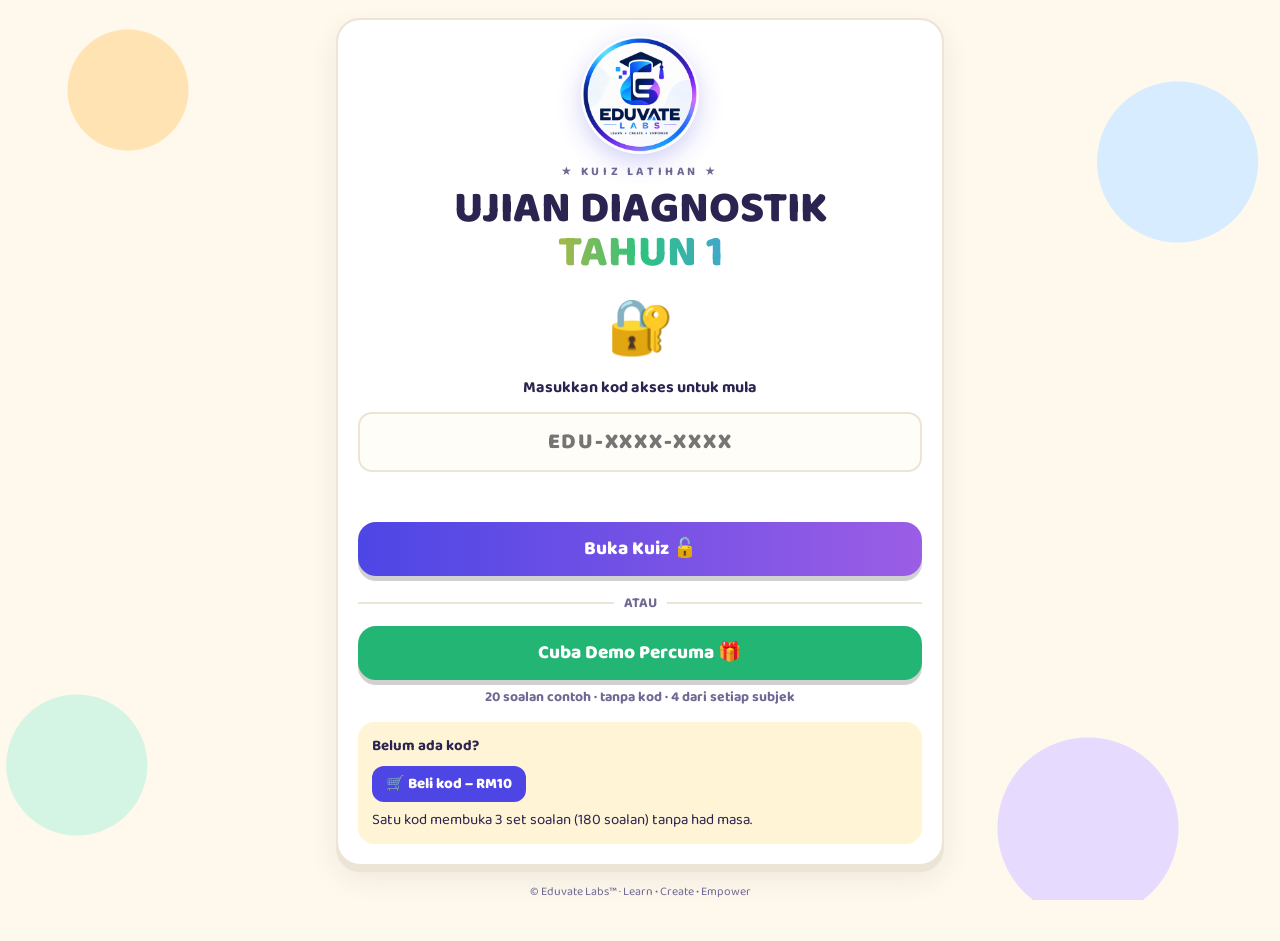
<file: index.html>
<!DOCTYPE html>
<html lang="ms">
<head>
<meta charset="UTF-8">
<meta name="viewport" content="width=device-width, initial-scale=1">
<meta name="color-scheme" content="only light">
<title>Ujian Diagnostik Tahun 1 – Kuiz Interaktif</title>
<link rel="preconnect" href="https://fonts.googleapis.com">
<link href="https://fonts.googleapis.com/css2?family=Baloo+2:wght@500;600;700;800&family=Noto+Naskh+Arabic:wght@600;700&display=swap" rel="stylesheet">
<style>
:root{color-scheme:only light;
  --ink:#2b2350; --muted:#6f6894; --bg:#fff8ec; --card:#ffffff;
  --bm:#ff6b6b; --bi:#4d96ff; --mt:#ffb020; --sn:#2ec27e; --jw:#9b5de5;
  --ok:#22b573; --bad:#ff5a5f; --line:#ece4d4;
  --accent:#ff6b6b;
}
*{box-sizing:border-box;margin:0;padding:0;-webkit-tap-highlight-color:transparent}
html,body{min-height:100%}
body{font-family:'Baloo 2',system-ui,sans-serif;color:var(--ink);background:var(--bg);
  background-image:radial-gradient(circle at 10% 10%,#ffe3b3 0 60px,transparent 61px),
  radial-gradient(circle at 92% 18%,#d7ecff 0 80px,transparent 81px),
  radial-gradient(circle at 85% 92%,#e6dbff 0 90px,transparent 91px),
  radial-gradient(circle at 6% 85%,#d4f5e4 0 70px,transparent 71px);
  background-attachment:fixed;}
.wrap{max-width:640px;margin:0 auto;padding:18px 16px 40px}
.screen{display:none;animation:pop .35s ease}
.screen.on{display:block}
@keyframes pop{from{opacity:0;transform:translateY(10px)}to{opacity:1;transform:none}}
.card{background:var(--card);border-radius:24px;padding:20px;box-shadow:0 6px 0 var(--line),0 12px 30px rgba(43,35,80,.08);border:2px solid var(--line)}
.jawi{font-family:'Noto Naskh Arabic','Amiri','Traditional Arabic',serif}

/* COVER */
.brand{text-align:center;letter-spacing:.3em;font-weight:700;font-size:12px;color:var(--muted);margin-bottom:6px}
.title{text-align:center;font-weight:800;line-height:1;font-size:clamp(30px,8vw,44px)}
.title span{display:block}
.title .t1{color:var(--ink)}
.title .t2{background:linear-gradient(90deg,var(--bm),var(--mt),var(--sn),var(--bi),var(--jw));-webkit-background-clip:text;background-clip:text;color:transparent}
.badges{display:flex;justify-content:center;gap:8px;margin:12px 0 16px;flex-wrap:wrap}
.badge{background:var(--ink);color:#fff;border-radius:99px;padding:4px 14px;font-weight:700;font-size:14px}
.badge.alt{background:#fff;color:var(--ink);border:2px solid var(--ink)}
label.fld{display:block;margin-bottom:10px}
label.fld span{font-weight:700;font-size:13px;color:var(--muted);display:block;margin:0 0 4px 6px}
input[type=text]{width:100%;font:inherit;font-size:18px;padding:10px 14px;border:2px solid var(--line);border-radius:14px;outline:none;color:var(--ink);background:#fffdf8}
input[type=text]:focus{border-color:var(--bi)}
.grid2{display:grid;grid-template-columns:1.2fr 1fr;gap:12px;margin-top:6px}
@media(max-width:520px){.grid2{grid-template-columns:1fr}}
table.mk{width:100%;border-collapse:separate;border-spacing:0 6px}
table.mk td{padding:6px 10px;font-weight:600}
table.mk td:last-child{text-align:right;font-weight:800}
table.mk tr.sec td{background:#faf6ee}
table.mk tr.sec td:first-child{border-radius:12px 0 0 12px;border-left:6px solid var(--c)}
table.mk tr.sec td:last-child{border-radius:0 12px 12px 0}
table.mk tr.tot td{font-weight:800;font-size:18px;border-top:2px dashed var(--line)}
.arahan{background:#fff4d6;border-radius:16px;padding:12px 14px;font-size:15px}
.arahan b{display:block;margin-bottom:4px}
.arahan li{margin-left:18px}
.btn{display:inline-flex;align-items:center;justify-content:center;gap:8px;font:inherit;font-weight:800;font-size:19px;border:none;border-radius:18px;padding:12px 22px;cursor:pointer;color:#fff;background:var(--accent);box-shadow:0 5px 0 rgba(0,0,0,.18);transition:transform .08s}
.btn:active{transform:translateY(3px);box-shadow:0 2px 0 rgba(0,0,0,.18)}
.btn.full{width:100%}
.btn.ghost{background:#fff;color:var(--ink);border:2px solid var(--line);box-shadow:0 4px 0 var(--line)}
.btn:disabled{opacity:.45;cursor:default}
.mt{margin-top:14px}
.logo{display:block;width:118px;height:118px;margin:-4px auto 8px;border-radius:50%;box-shadow:0 8px 24px rgba(77,70,229,.25);background:#fff}
.logo.sm{width:64px;height:64px;margin:0 auto 6px;box-shadow:0 4px 12px rgba(77,70,229,.2)}
.tm{text-align:center;font-size:11px;font-weight:700;letter-spacing:.12em;color:var(--muted);margin-top:4px}
.sets{display:flex;gap:8px;justify-content:center;margin:0 0 16px}
.sets button{font:inherit;font-weight:800;font-size:17px;padding:8px 18px;border-radius:14px;border:3px solid var(--ink);background:#fff;color:var(--ink);cursor:pointer;box-shadow:0 4px 0 var(--ink)}
.sets button.on{background:var(--ink);color:#fff}
.sets button:active{transform:translateY(3px);box-shadow:0 1px 0 var(--ink)}

/* QUIZ */
.topbar{display:flex;align-items:center;gap:10px;margin-bottom:12px}
.chip{border-radius:99px;padding:5px 14px;font-weight:800;color:#fff;font-size:15px;white-space:nowrap}
.timer{margin-left:auto;font-weight:800;background:#fff;border:2px solid var(--line);border-radius:99px;padding:4px 12px;font-variant-numeric:tabular-nums}
.timer.low{color:var(--bad);border-color:var(--bad)}
.secbar{display:flex;gap:6px;margin-bottom:12px}
.secbar div{flex:1;height:10px;border-radius:99px;background:#eee4d2;overflow:hidden;position:relative}
.secbar div i{position:absolute;inset:0;width:0;border-radius:99px;transition:width .3s}
.part{font-weight:700;color:var(--muted);font-size:14px}
.prompt{font-size:21px;font-weight:800;line-height:1.25;margin:2px 0 10px;display:flex;gap:10px;align-items:flex-start}
.say{flex:none;border:none;background:#f1ecff;border-radius:12px;width:40px;height:40px;font-size:20px;cursor:pointer}
.stage{min-height:150px;display:flex;flex-direction:column;align-items:center;justify-content:center;gap:12px;padding:12px;border-radius:20px;background:#fbf8f2;margin-bottom:14px;text-align:center}
.pic{font-size:78px;line-height:1.1}
.pics{font-size:38px;line-height:1.3;max-width:330px;word-break:break-all}
.tiles{display:flex;gap:6px;flex-wrap:wrap;justify-content:center}
.tile{min-width:44px;height:52px;padding:0 8px;border-radius:12px;border:3px solid var(--ink);display:flex;align-items:center;justify-content:center;font-size:28px;font-weight:800;background:#fff}
.tile.blank{border-style:dashed;color:var(--c);background:#fff}
.tile.jw{font-family:'Noto Naskh Arabic',serif;font-size:32px;border-radius:50%;width:58px;height:58px;padding:0}
.plus{font-size:28px;font-weight:800;color:var(--muted)}
.sentence{font-size:24px;font-weight:700}
.sentence .gap{display:inline-block;min-width:80px;border-bottom:3px dashed var(--c);color:var(--c)}
.opts{display:grid;grid-template-columns:repeat(auto-fit,minmax(120px,1fr));gap:10px}
.opt{font:inherit;font-size:24px;font-weight:800;padding:14px 10px;border-radius:18px;border:3px solid var(--line);background:#fff;color:var(--ink);cursor:pointer;box-shadow:0 5px 0 var(--line);transition:transform .08s}
.opt:active{transform:translateY(3px)}
.opt.drag{touch-action:none;cursor:grab;user-select:none;-webkit-user-select:none}
.opt.dragging{opacity:.3}
.dghost{box-shadow:0 14px 28px rgba(0,0,0,.28)!important;transform:scale(1.1) rotate(-4deg);transition:none}
.tiles.word{flex-wrap:nowrap;gap:5px}
.tile{transition:transform .15s,background .15s}
.blank.hover,.gap.hover{background:#fff4d6!important;transform:scale(1.12)}
.okfill{border-style:solid!important;border-color:#22b573!important;color:#1a9a5f!important;background:#e3f9ee!important}
.badfill{border-style:solid!important;border-color:#ff5a5f!important;color:#ff5a5f!important;background:#ffe8e8!important;animation:shake .35s}
.dhint{font-size:14px;font-weight:700;color:var(--muted);background:#fff;border:2px dashed var(--line);border-radius:99px;padding:2px 12px}
.opt.jwo{font-family:'Noto Naskh Arabic',serif;font-size:38px;padding:6px}
.opt.sel{border-color:var(--c)}
.opt.ok{background:#e3f9ee;border-color:var(--ok);box-shadow:0 5px 0 #9fe2c2}
.opt.bad{background:#ffe8e8;border-color:var(--bad);box-shadow:0 5px 0 #ffb3b5;animation:shake .35s}
@keyframes shake{25%{transform:translateX(-6px)}75%{transform:translateX(6px)}}
.fb{min-height:34px;text-align:center;font-weight:800;font-size:19px;margin:12px 0 4px}
.fb.ok{color:var(--ok)} .fb.bad{color:var(--bad)}
.navrow{display:flex;gap:10px}
.navrow .btn{flex:1}

/* SECTION INTRO */
.intro{text-align:center;padding:30px 20px}
.intro .big{font-size:72px}
.intro h2{font-size:34px;line-height:1.1;margin:6px 0}
.intro p{color:var(--muted);font-weight:600}

/* RESULT */
.score-ring{width:170px;height:170px;margin:4px auto 6px;position:relative}
.score-ring svg{transform:rotate(-90deg)}
.score-ring .num{position:absolute;inset:0;display:flex;flex-direction:column;align-items:center;justify-content:center;font-weight:800;font-size:44px;line-height:1}
.score-ring .num small{font-size:16px;color:var(--muted)}
.stars{text-align:center;font-size:34px;letter-spacing:4px}
.level{text-align:center;font-weight:800;font-size:22px;margin:2px 0 4px}
.lvnote{text-align:center;color:var(--muted);font-weight:600;font-size:14px;margin-bottom:12px}
.rrow{display:grid;grid-template-columns:148px 1fr 54px;gap:10px;align-items:center;margin:9px 0;font-weight:700}
.rbar{height:16px;border-radius:99px;background:#efe7d8;overflow:hidden}
.rbar i{display:block;height:100%;border-radius:99px;width:0;transition:width 1s ease}
.rrow b{text-align:right}
.review h3{font-size:20px;margin-bottom:8px}
.rv{display:flex;gap:10px;align-items:center;padding:10px;border-radius:14px;background:#fff6f6;margin-bottom:8px;font-weight:600}
.rv .e{font-size:30px;flex:none;width:44px;text-align:center}
.rv small{color:var(--muted);display:block}
.rv .ans{color:var(--ok);font-weight:800}
.rv .yours{color:var(--bad);font-weight:800}
.confetti{position:fixed;inset:0;pointer-events:none;overflow:hidden;z-index:9}
.confetti i{position:absolute;top:-20px;width:10px;height:14px;border-radius:3px;animation:fall linear forwards}
@keyframes fall{to{transform:translateY(110vh) rotate(720deg)}}
.foot{text-align:center;color:var(--muted);font-size:12px;margin-top:16px}
.modal{position:fixed;inset:0;background:rgba(43,35,80,.45);display:none;align-items:center;justify-content:center;padding:20px;z-index:10}
.modal.on{display:flex}
.modal .card{max-width:380px;text-align:center}
.sk{display:flex;align-items:center;justify-content:space-between;gap:8px;padding:9px 0;border-bottom:1px dashed var(--line)}
.skn{display:flex;flex-direction:column;font-size:16px;line-height:1.2}.skn small{color:var(--muted);font-weight:600;font-size:12px;margin-left:24px}
.skc{flex:none;font-size:13px;font-weight:800;color:var(--c);background:color-mix(in srgb,var(--c) 14%,#fff);border-radius:99px;padding:4px 10px}
.tipc{background:#fff8e6;border:2px solid #ffd77a;border-radius:16px;padding:12px 14px;margin-top:8px;text-align:left}
.tipc b{display:block;margin-bottom:2px}.tipc p{font-weight:600;line-height:1.4;margin:0}
.lockd{position:relative;overflow:hidden}.lockd p{filter:blur(5px);user-select:none;max-height:70px;overflow:hidden}
.lockd .lk{position:absolute;inset:0;display:flex;align-items:center;justify-content:center;font-weight:800;color:#3b2a9e;background:rgba(255,255,255,.35)}
@media print{body *{visibility:hidden}#result,#result *{visibility:visible}#result{position:absolute;left:0;top:0;width:100%}.noprint,#reviewBox.noprint{display:none!important}.card{box-shadow:none!important}}
</style>
<script src="config.js"></script>
</head>
<body>
<div class="wrap">

  <!-- COVER -->
  <!-- LOCK -->
  <section id="lock" class="screen on">
    <div class="card" style="text-align:center">
      <img class="logo" src="logo.png" alt="Eduvate Labs">
      <div class="brand">★ KUIZ LATIHAN ★</div>
      <h1 class="title"><span class="t1">UJIAN DIAGNOSTIK</span><span class="t2">TAHUN 1</span></h1>
      <div style="font-size:54px;margin:12px 0 2px">🔐</div>
      <p style="font-weight:700;margin-bottom:12px">Masukkan kod akses untuk mula</p>
      <form id="lockForm">
        <input id="code" type="text" placeholder="EDU-XXXX-XXXX" autocomplete="off" autocapitalize="characters" spellcheck="false" style="text-align:center;font-size:22px;font-weight:800;letter-spacing:.08em;text-transform:uppercase">
        <div class="fb" id="lockMsg"></div>
        <button class="btn full" id="lockBtn" type="submit" style="background:linear-gradient(90deg,#4d46e5,#9b5de5)">Buka Kuiz 🔓</button>
      </form>
      <div style="display:flex;align-items:center;gap:10px;margin:16px 0 12px;color:var(--muted);font-weight:700;font-size:14px"><span style="flex:1;height:2px;background:var(--line)"></span>ATAU<span style="flex:1;height:2px;background:var(--line)"></span></div>
      <button class="btn full" id="demoBtn" type="button" style="background:#22b573">Cuba Demo Percuma 🎁</button>
      <p class="part" style="margin-top:6px">20 soalan contoh · tanpa kod · 4 dari setiap subjek</p>
      <div class="arahan mt" style="text-align:left">
        <b>Belum ada kod?</b>
        <a href="kedai.html" style="display:inline-block;margin:4px 0 6px;background:#4d46e5;color:#fff;font-weight:800;border-radius:12px;padding:6px 14px;text-decoration:none">🛒 Beli kod – RM10</a><br> Satu kod membuka 3 set soalan (180 soalan) tanpa had masa.
      </div>
    </div>
    <p class="foot">© Eduvate Labs™ · Learn • Create • Empower</p>
  </section>

  <section id="cover" class="screen">
    <div class="card">
      <img class="logo" src="logo.png" alt="Eduvate Labs">
      <div class="brand">★ KUIZ LATIHAN ★</div>
      <h1 class="title"><span class="t1">UJIAN DIAGNOSTIK</span><span class="t2">TAHUN 1</span></h1>
      <div class="badges"><span class="badge">MASA: 1 JAM 30 MINIT</span><span class="badge alt">100 MARKAH</span></div>
      <div class="part" style="text-align:center;margin-bottom:6px">PILIH SET SOALAN</div>
      <div id="accessInfo" class="part" style="display:none;text-align:center;margin:-6px 0 12px;color:#1a9a5f"></div>
      <div class="sets" id="setPick"><button data-s="1" class="on">SET 1</button><button data-s="2">SET 2</button><button data-s="3">SET 3</button></div>
      <label class="fld"><span>NAMA</span><input id="nama" type="text" placeholder="Tulis nama murid" autocomplete="off"></label>
      <label class="fld"><span>NAMA SEKOLAH</span><input id="sekolah" type="text" placeholder="Tulis nama sekolah" autocomplete="off"></label>
      <div class="grid2">
        <table class="mk" id="mkTable"></table>
        <div class="arahan">
          <b>ARAHAN:</b>
          <ul>
            <li>Kertas ini mengandungi 5 bahagian: Bahasa Melayu, Bahasa Inggeris, Matematik, Sains dan Jawi.</li>
            <li>Jawab SEMUA soalan.</li>
            <li>Tekan 🔊 untuk dengar soalan.</li>
          </ul>
        </div>
      </div>
      <button class="btn full mt" id="startBtn" style="background:linear-gradient(90deg,#ff6b6b,#ff9f43)">Mula Ujian 🚀</button>
    </div>
    <p class="foot">© Eduvate Labs™ · Learn • Create • Empower · <a href="#" id="logoutLink" style="color:inherit">Tukar kod</a><br>Bahan latihan tidak rasmi. Format sebenar ujian berbeza mengikut sekolah.</p>
  </section>

  <!-- SECTION INTRO -->
  <section id="intro" class="screen">
    <div class="card intro">
      <div class="big" id="inEmoji"></div>
      <h2 id="inTitle"></h2>
      <p id="inSub"></p>
      <button class="btn mt" id="inGo">Mula Bahagian Ini ▶</button>
    </div>
  </section>

  <!-- QUIZ -->
  <section id="quiz" class="screen">
    <div class="topbar">
      <span class="chip" id="qChip"></span>
      <span class="timer" id="timer">90:00</span>
    </div>
    <div class="secbar" id="secbar"></div>
    <div class="card">
      <div class="part" id="qPart"></div>
      <div class="prompt"><button class="say" id="sayBtn" aria-label="Dengar soalan">🔊</button><span id="qText"></span></div>
      <div class="stage" id="stage"></div>
      <div class="opts" id="opts"></div>
      <div class="fb" id="fb"></div>
      <div class="navrow"><button class="btn" id="nextBtn" disabled>Seterusnya ➜</button></div>
    </div>
  </section>

  <!-- RESULT -->
  <!-- DEMO END -->
  <section id="demoEnd" class="screen">
    <div class="card" style="text-align:center">
      <img class="logo sm" src="logo.png" alt="Eduvate Labs">
      <div class="brand">DEMO PERCUMA SELESAI</div>
      <div class="stars" id="dStars" style="color:#ffb020"></div>
      <h2 style="font-size:30px;line-height:1.1;margin:4px 0" id="dScore"></h2>
      <p style="color:var(--muted);font-weight:600" id="dMsg"></p>
      <div style="text-align:left;margin-top:14px;background:#f6f3ff;border-radius:18px;padding:12px 14px">
        <div style="font-weight:800;font-size:18px">📋 Laporan Prestasi Mini</div>
        <div style="color:var(--muted);font-weight:600;font-size:13px;margin-bottom:4px">Berdasarkan jawapan anak anda dalam demo</div>
        <div id="dSkills"></div>
      </div>
      <div style="text-align:left;margin-top:14px"><div style="font-weight:800;font-size:18px">💡 Cadangan latihan di rumah</div><div id="dTips"></div></div>
      <button class="btn ghost full mt" id="dRevBtn" type="button" style="font-size:16px">Lihat soalan yang salah 🔍</button>
      <div class="review" id="dReview" style="text-align:left;margin-top:8px;display:none"></div>
      <div style="background:linear-gradient(135deg,#0b1a4a,#3b2a9e);color:#fff;border-radius:22px;padding:20px 18px;margin-top:16px;text-align:left">
        <div style="display:inline-block;background:#ffc93c;color:#0b1a4a;font-weight:800;border-radius:99px;padding:2px 12px;font-size:14px">VERSI PENUH</div>
        <div style="font-size:24px;font-weight:800;line-height:1.15;margin:8px 0 10px">Buka Laporan Prestasi penuh anak anda</div>
        <div style="display:grid;grid-template-columns:repeat(3,1fr);gap:8px;margin-bottom:12px">
          <div style="background:rgba(255,255,255,.12);border-radius:14px;padding:10px 6px;text-align:center;font-weight:800">🔒<br>Set 1<br><small style="font-weight:600;opacity:.8">60 soalan</small></div>
          <div style="background:rgba(255,255,255,.12);border-radius:14px;padding:10px 6px;text-align:center;font-weight:800">🔒<br>Set 2<br><small style="font-weight:600;opacity:.8">60 soalan</small></div>
          <div style="background:rgba(255,255,255,.12);border-radius:14px;padding:10px 6px;text-align:center;font-weight:800">🔒<br>Set 3<br><small style="font-weight:600;opacity:.8">60 soalan</small></div>
        </div>
        <ul style="margin-left:20px;font-weight:600;line-height:1.5">
          <li>Status setiap kemahiran: dikuasai, hampir, perlu latihan</li>
          <li>Cadangan latihan di rumah dari guru untuk setiap kelemahan</li>
          <li>Markah /100 dan tahap anak bagi setiap set</li>
          <li>3 set · 180 soalan · akses tanpa had masa</li>
        </ul>
        <div style="display:flex;align-items:baseline;gap:8px;margin-top:10px"><span style="font-size:18px;font-weight:700">Hanya</span><span style="font-size:46px;font-weight:800;color:#ffc93c;line-height:1">RM10</span></div>
      </div>
      <a class="btn full mt" id="dBuy" href="kedai.html#buyCard" style="background:linear-gradient(90deg,#4d46e5,#8b3dff);text-decoration:none">🔓 Buka Laporan Penuh – RM10</a>
      <p class="part" style="margin-top:6px">Bayar FPX · kod dihantar serta-merta ke e-mel</p>
      <a class="btn ghost full mt" style="text-decoration:none;font-size:16px" href="https://wa.me/601113216254?text=Salam%20Cikgu%2C%20saya%20ada%20soalan%20tentang%20Ujian%20Diagnostik%20Tahun%201" target="_blank" rel="noopener">💬 Ada soalan? WhatsApp kami</a>
      <div class="navrow mt"><button class="btn ghost" id="haveCode" style="font-size:16px">Saya ada kod 🔑</button><button class="btn ghost" id="demoAgain" style="font-size:16px">Cuba lagi 🔄</button></div>
    </div>
    <p class="foot">© Eduvate Labs™ · Bahan latihan, bukan ujian rasmi KPM.</p>
  </section>

  <section id="result" class="screen">
    <div class="card">
      <img class="logo sm" src="logo.png" alt="Eduvate Labs">
      <div class="brand" id="rBrand">KEPUTUSAN UJIAN DIAGNOSTIK TAHUN 1</div>
      <h2 style="text-align:center;font-size:26px;line-height:1.1" id="rName"></h2>
      <p style="text-align:center;color:var(--muted);font-weight:600" id="rSchool"></p>
      <div class="score-ring">
        <svg width="170" height="170" viewBox="0 0 170 170"><circle cx="85" cy="85" r="72" fill="none" stroke="#efe7d8" stroke-width="16"/><circle id="ring" cx="85" cy="85" r="72" fill="none" stroke="url(#gr)" stroke-width="16" stroke-linecap="round" stroke-dasharray="452.4" stroke-dashoffset="452.4" style="transition:stroke-dashoffset 1.2s ease"/><defs><linearGradient id="gr"><stop offset="0" stop-color="#ff6b6b"/><stop offset=".5" stop-color="#ffb020"/><stop offset="1" stop-color="#2ec27e"/></linearGradient></defs></svg>
        <div class="num"><span id="rTotal">0</span><small>/ 100</small></div>
      </div>
      <div class="stars" id="rStars"></div>
      <div class="level" id="rLevel"></div>
      <div class="lvnote">Panduan kasar sahaja, bukan tahap rasmi KPM.</div>
      <div id="rRows"></div>
      <div style="margin-top:16px;background:#f6f3ff;border-radius:18px;padding:12px 14px">
        <div style="font-weight:800;font-size:18px">📋 Status kemahiran</div>
        <div style="color:var(--muted);font-weight:600;font-size:13px">✅ Dikuasai (80% ke atas) · ⚠️ Hampir (50–79%) · ❌ Perlu latihan (bawah 50%)</div>
        <div id="rSkills"></div>
      </div>
      <div style="margin-top:14px"><div style="font-weight:800;font-size:18px">💡 Cadangan latihan di rumah</div><div id="rTips"></div></div>
      <button class="btn full mt noprint" id="printBtn" type="button" style="background:#0b1a4a;font-size:16px">Simpan Laporan (PDF) 🖨️</button>
      <div class="navrow mt noprint" style="font-size:16px"><button class="btn ghost" id="reviewBtn" style="font-size:16px">Semak Jawapan 🔍</button><button class="btn" id="againBtn" style="background:var(--bi);font-size:16px">Cuba Lagi 🔄</button></div>
    </div>
    <div class="card mt review" id="reviewBox" style="display:none"></div>
  </section>
</div>

<div class="modal" id="timeUp"><div class="card"><div style="font-size:60px">⏰</div><h2>Masa Tamat!</h2><p style="color:var(--muted);font-weight:600;margin:6px 0 14px">Jom lihat keputusan.</p><button class="btn full" id="tuBtn">Lihat Keputusan</button></div></div>
<div class="confetti" id="confetti"></div>

<script>
/* ---------- DATA ---------- */
const META = [
 {id:'bm', name:'Bahasa Melayu', color:'var(--bm)', hex:'#ff6b6b', emoji:'📚', total:30, lang:'ms-MY'},
 {id:'bi', name:'Bahasa Inggeris', color:'var(--bi)', hex:'#4d96ff', emoji:'🔤', total:20, lang:'en-GB'},
 {id:'mt', name:'Matematik', color:'var(--mt)', hex:'#ffb020', emoji:'🔢', total:15, lang:'ms-MY'},
 {id:'sn', name:'Sains', color:'var(--sn)', hex:'#2ec27e', emoji:'🔬', total:20, lang:'ms-MY'},
 {id:'jw', name:'Jawi', color:'var(--jw)', hex:'#9b5de5', emoji:'✒️', total:15, lang:'ms-MY'}
];
let SET_PARTS=null;
const VAULT={"v":1,"iter":150000,"salt":"EacHAFzghnQtiHZBMvzyIg==","keys":{"a73ac23f6433fc60":{"iv":"te6TBTaUAPVETLGi","ct":"atxEN+Rko+qBBz8eneLouDthlYJ0wP3AczLd5Te905veR01kv6by2JoAm1CMu0zZ"},"24aaba4ed4f0185e":{"iv":"BypeDDu+6eCetgaT","ct":"Ct8iGclglOnYX4jpcegNGG0VSihF1M4zWPiGWYkxQ18jXWIy+/ahgQjGllXav7qW"},"fc3b683b95a9b708":{"iv":"x5u51/AV5RPQLIyX","ct":"AQyVUD/SMZYBkIvj6iuaXT6KQcWwjgixC1Pih72rCkmSBXlOtWZqbWPnpo1ya3Si"},"e0f9fb7f20262996":{"iv":"vVQQ8SwhsnZmUDjp","ct":"JIo6V8zL5Tuqs72cqwrMX/n+FpEv1I1RBSIGBOy0cahWulY1EtoIjxbiQeY5INgR"},"47a07789da8963f4":{"iv":"j8+zteSBLFiKaQIw","ct":"o7LWwC1NIpwmsH8S+8nSjICAIzg7Iiqwp3bTWurqYfEfZFYW0ytRhvttIop33xAy"},"7fe3a268f05e241a":{"iv":"CSI2f3WZW8HxfPPS","ct":"OxU5Xkl4RfEkX/SgA5/6uZ4QKwO8EvosYECrRcQBu/0+21euZnM7itaQ2Jwm9wEp"},"8f818af34785327e":{"iv":"/KUVNQORk4h05SQr","ct":"6lmAJtjx4GtpkRM4ZL8EBdNm2sCQJvh86FqK+pZ6pyi1YNVVoJWVK+bULdnUdd+o"},"e314ca981b6e5f85":{"iv":"G3ttS5YpsWS+sIds","ct":"AAQnwNg5Hst3XhUxpCqAW9UQTqftXb1zDbipcdNO3tYKk9Yz9mvjKPoYbhNmciMg"},"0f405f7ecc357dd1":{"iv":"oCKgmewIebpL2IAL","ct":"X7r5dZL2vwR6PT3yzNNVRpGAGhfiX53nXmVsd9uqtUIJh4kV0CrZYXCetQVn4xus"},"0fbf7e463afe5962":{"iv":"zOuR4HRKIuIh6nMg","ct":"d1ZBkNWIn/H+T2W5ZwoqkszJzrfsUJDsh/ExFEGAm1bCSOvE3GIyMRPJIcfiso9Q"},"13fe2492cd810193":{"iv":"e6HYaQ2NO3ws1A0o","ct":"39gwHNAFJ/plG0ZmBDeVeiEjllc1K7e2GvjaX8IjdxBpgzEajEkCiGQc5NtPI2Ah"},"14098c5f7def253b":{"iv":"BM91h6qdz9TAeV/4","ct":"PyzD8uF8PV8igKHkDOAwXUKj4q1vqZ2qfXPmRGEN/082l1QQR9OdPY9cGR7o7VCx"},"917bfa48a60b01af":{"iv":"YpZ+CCdNca3PayqO","ct":"tNgqe1A/JIpJQ6q5Vv4fJh0ckrZm1GVPZfuFFxQF4tWMwV/WVVkxxKvuSxwabntt"},"8ec141ded4404ce2":{"iv":"OEW0+btKKv162g/q","ct":"gZtfS1jXGib1eU6K57VJHs6nbttg1heCbWn/Zo02c/XzWTCz1RQsWZ6GQt2kYUlf"},"304a2a01b3c0ad92":{"iv":"oTrHSWbdJh1iPQTL","ct":"hV3bSboIB9PYGfg4/eGwoRF8EjIr2O5aLQnKQzpw6k8z27TmQmxkIFrsyGECPVRR"},"a9137e7fe8111340":{"iv":"O1+ufe96lgMdsYnh","ct":"rRlMwH/fupZsQqkgx24mUj13u5p9hXbDFn/9wW9zOue3lBOzqlgZzW7Z9x3CcSx3"},"0bb79353bbc3a28a":{"iv":"aHeuVo5z27Dc2IuR","ct":"zVL+zuEjiA6Kl2wQY28jBRVG8sKA6mxQ4tGrsl9JYzv/LnqP9OvRtTuRq7pBYqbX"},"9323edba8dda0713":{"iv":"auJPRh8AUcUTg+ZQ","ct":"z0KitMagwJSNhV0Fsvp54b/7h2Z2TP5XugnBYpbQFyGYmMP7uwy1NXUrram9Ukcr"},"759a681b62faf5ab":{"iv":"QJsmt7pSIOPrKkbk","ct":"j/r1TAdTfSsIsrww3DAtMTFzT1KYWc4QMc7O+al6PZisJBKJH9RC2Io9kqFbi290"},"eb175675cce7ec48":{"iv":"jEGMP7MkPs1M+pnz","ct":"3vm2FR+CUlDOAysVFqpgjBEz0x/hO+0tUV1m0J5p7u2r3S85DeAdGwjnbWw9eQEa"},"8471fa3b33680db4":{"iv":"qgZ6UvsvEpgWJtpa","ct":"b8tnBXcKJgLXSjTi5VqS/e/20y2sMjxEphqiPKs4xnSbpx6AeW8y0K4OOja/rQ4L"},"7d5e588fb2ae910d":{"iv":"RFQySxO+wg1bQfAR","ct":"rtoRoF2TTqZJ9/+/uz6NPUQUZORn/qw8lN5rClgucSjWO5fbe9VX/ZF+Z8afXkWw"},"c9216e8a1ede2a6b":{"iv":"YX0c6lSnR/tCtmil","ct":"EKmPihV54Ri/tqn/YIXIx53zWByj+jDe28LbXXxWobdFx969e7Fm7PWI8Uso1ZGa"},"80300b259fa91a8b":{"iv":"mIYOAVDTz5Y9KwhH","ct":"WDEWZgVE/rhsl3NQRX4eEmjGbufYcmdRGobe/C1BNQFTahRf1aBmOsr5nsCyxnaZ"},"0d4f9dfad97eb7cc":{"iv":"RnFkeY6vwSjcfH1T","ct":"7vExkmmzLIiOrLG+gbF7snOmlPrPfeJXP++Iove7tuAKvHa90ig5fotjSoYv7seI"},"5f88ffc08fa9a276":{"iv":"u1SbGMTkgfVLkkv0","ct":"SjoxbpWECnGs04+wmS4OmjRKKEM9rcX/4nJNs11tNP7s/8/jvKckf+m9V9dbVPb6"},"e2e134ded5bdd0eb":{"iv":"2db41AUCVE8FyE6o","ct":"AdBk+envRMcPXh1A+G9L8NWUjuBIqNGAOBRksybYJsFZzduAq/Nki+y2AfII1U5z"},"32d7455c55533e9b":{"iv":"5H/kbHwkjs+ScYuy","ct":"lScqQ/fhW6ln2nyCZTij8NaGKOz2tG1gQlcbzRwvE8qnuoehSs3zjhIsZxINsyKx"},"681d7adac9a1b6d7":{"iv":"fIFSI2Z4aUWBaVkV","ct":"dRJVTkwME9S6e3XLDcDJ2O+NMl8ILCobDrciUswkuyuKSGNvRcTQ8PUxNGapzbsf"},"ea327c2549f28f0a":{"iv":"129M0BdlJ5itr6LJ","ct":"7JZHBoaYMUnGas6DoNTdOC/u4f8TxOVady4TnfcYw/mxKRRW6ZLT0v5aFoY1s6mG"},"7b7c694568dd1f91":{"iv":"47ttK/qMQ2/EMNYK","ct":"iJTWmOCl4tm1AFRuJ7pDPrzy6dWRbg/gdHfjWJqntskKPzdoMtr6p7tVWy6o8Woi"},"23906676fb0327c0":{"iv":"ElRu4+Tu54Caob32","ct":"t5CgH6C/hWDQGEHr5kMLEorRudComa8/KH7i5dGNz9pMNndbG9QgXv/fKYCcQDjn"},"83ca25c6c200ea3e":{"iv":"zlaKvCaunIRcjE6c","ct":"j2aVn3GXbBn9gg5TUGXfAtsv1hfuwHBC4ozpzv2+EmmWMVoXUcQITyULgadV6YBS"},"8bd789d2bb0074f2":{"iv":"PQrPFlfTs6YVVBP4","ct":"kzIXXx5J+lwJuRgr4cLXZR4qtkB+CNQz3zrJaZ/M1zmH2a1ms1vyHT5M+RgyjXBL"},"7cc44f6d3ae78900":{"iv":"L4AHge3398yJ1WXt","ct":"IGDzd2vVJ0zalo8C3AAsVh0l/B8LKUNvRbiIIkn/919qyTgPRtlKE5neFnhBY9sK"},"8c0eb4682216071a":{"iv":"WxXNa0tPVQe3OnoL","ct":"aPmrb0ePYEec1MqMs2SxgStBnroXztb+Ch9zr+/nLvu0YhABKcMrqIWwiRFuhJyT"},"ed43d63baa12d0bd":{"iv":"Wjocwf0TTLrJQeza","ct":"dixxwR71cLl/rQXubo3vp7Y8pRB1LTl/H9Du9hIKZMRGNN9f9CLxOqxogazpEVgm"},"868af75db8c9591f":{"iv":"4x4FwsBfOHalFeo8","ct":"WIVZD5IySEceA0Ad6UXSs7NyVFCSo8yw/p70QVUVFcLVi5DLthnhqUKdT0WQquBX"},"f654323e8862f878":{"iv":"sLkP/A2cwJoG7Fv6","ct":"5WWWVk0+lizkHfof8z3sJh8Dej6Nfh3d5yXR7UIKrcjKtbHhgXe/nhfFUYMWx3NJ"},"ec6ad87a0ec0e7b4":{"iv":"1iBfya/Nm83PuFrz","ct":"mx9tsoVfT21a2RU2cY+OL/98AnLIxSfMPyA9azTbl7J2T5m71GiT4ltj/vg42HmL"},"a41fcfa4d482a261":{"iv":"DniMnBkCHChSFqQQ","ct":"Fdu7r9LKp5bwobNFI8PTtTTw6V/tqBvj/v4D0TWqU/N5C00hW9LYUVN4k7OWqpTU"},"08bc5b7329c15649":{"iv":"ygKYtd2Kw4md2GTk","ct":"rP9oc3X6Vm4eN4PEpwUx12/+EpQypTUBpSfjjgaTg8LpztTYXKOKBelA0q8XoeeF"},"6caf52cb55c04919":{"iv":"D8fMbT+gOkAMOJyg","ct":"3XL2kMTFlFCQ4xdU26KXy1IrCVQhh1eWf4Sq1hop+juFns1j2MDTqcN0q4QHb49w"},"c93d98e627f8fc7c":{"iv":"qj77QlYSoscPiJRf","ct":"XoVzxpsPlHEbOOGsVAEU5QbOMoDnL4f9Z/PlSiiaJycg/Q1h4vvrocYx/Qrr/HER"},"542541e0ecf2a4a2":{"iv":"5jqOAvleJ+9TeL9w","ct":"Ry0Gafr0S1Zchqw2c2Pju1+rl/K0LUmMRLGagphY7CsTrFNsyAvKPB8IVgpD8Oaf"},"1100dd1dc96fb37c":{"iv":"LKqJ9mrYKiYtfpop","ct":"uKx8xtbVJ/QtFzSthpcl/oRF982GoW6IshIpKmCNxvrphCH5gY5xLyL5T8T7nHRO"},"840145bb87ed3631":{"iv":"rS0zgd2e6ml58RsC","ct":"NSprgAoLhoZBX3JB2SnoX87Z/zywaX32zNAsiDhabfvP81nzO70GAN1kjH/R483r"},"e78937d1321c125f":{"iv":"xOEc2boaXeAmX67a","ct":"lJ7KO14DPPiSzaH2TG/Wd7h+q8FEPGUEdHCncX0NnBv2IKPlVszLefqaJ86jEFkn"},"53d5127159cf2aa4":{"iv":"yB8IsD+/1wZ4KiAP","ct":"b0IojCjiqY5mOE+d6JzEZOiePwpyg1cDq0J/2DYNufrmH76+NhwG+ZSggA4NTJ5/"},"1162241204fe7570":{"iv":"cTlEf2DHMar76DTL","ct":"BD8lCfFsDFfwNk9FoJsk6xXQgTySf3gJDtnfqKT+C+TwZ5hz1e5oxppuIW76vEdN"},"78dd20a6a7f65340":{"iv":"UpsvKWfEziKvqggN","ct":"1i2abu2hlqlJG7xEzsOE8G0BDudB2rjvlblx2UhRZ6lPyAwro9fZVfZ8qzaTit3L"},"81668f884427b234":{"iv":"gnRQ3sSVBY6+FDKd","ct":"tvKeW7UG8cxSQBhsOniINM7Q75J+QAaplTEDZaU5o9tKVjXim/LOWVT+fVSHFCSg"},"bcee8f92f9887450":{"iv":"MZZdJYHzfiewNZFW","ct":"JsI3w4v8znKjGujIWI8/ifIBQed5dxfVgEE7uiLWWWnWIsfpxchoA+RsmkHOd2WI"},"e3545316a15015c6":{"iv":"FBU9xF6650WHG/ym","ct":"KNJcrWhOqF/3g9y/ooEXrK74HnSH2mbN9sxGpJg+CakckEdzvOqRbczP0mkfupk2"},"393ce75b71b20a1a":{"iv":"UWKnA56ueVSu9zaJ","ct":"vKrzh0vd71dlxEAnOJHkePqsYDtta3LMMFjFezbgaNj1odQnikYbBytHK7Oth1lN"},"ad414ce2bc506f97":{"iv":"0fLhlLP8zK+EEaxo","ct":"H7kYE6EQW5u0M0sDBG0nMcrfKW4fHImmN4vSY0JjwPC8D0DViCkLrMX+wSjF+uyA"},"239abc1ebc175a61":{"iv":"6DK10IXMdeqZ9odi","ct":"wg24myu5Pe/N0SxQOuqXdRA8bWx62yonvpb34vvdh0B7p9WPhKY9cLNyG1m7s1vy"},"d80a668829d3543e":{"iv":"0wj7fY0ssFyp9O4Y","ct":"NYCL80muJOpGbREBwOSvc/4pwlofdvy4Do4s8gyK+3AvX3ID7fi2QXLwFpqOU8pf"},"4ae2014231473aad":{"iv":"mSYE4tQjNBtFJI63","ct":"oBuOAWNU+tMfcgUkNG0Wvt6RRVGGeNt7EAyNQQpIIlFwGXeUB6isMuctQtPzYp3L"},"10e69e9b57a8cb22":{"iv":"KgnNPi6QnG9DRvqh","ct":"JQTVoxzINdM603oUIhhgxZjHJCe1aAEPMZvS+Zy5Z0u6WxZK8NI4vXYBEC3p/XPH"},"3cf979372154a028":{"iv":"DZFhlY1pj9ObFylN","ct":"T0s4sG2tWoTTgyWOpv+370jNwZZHPRIiwhpDzI4T32huSRV8E4yE8w26iNmfekzL"},"0595cc1295ed7678":{"iv":"5lQt82l40V3JWswQ","ct":"YSwgfpW866Q9suF/PGFUyX5HbXQIMqVYuii+hQka0alfX4CjYqcqRHDuCl/IukOU"},"e04d69bc649ba439":{"iv":"WxgAXS8TBOLP6VL6","ct":"dIOyX4IBMea201RPyS6holOrlEfAAfYKA88FRaaGPZsFCbsIZH834YXOa15HUOw0"},"1c3d6f2deffacf6f":{"iv":"lWWo8RV3lDayYweG","ct":"Ec8/pwvyvlUltfD6aSBgafxLJ/ITOUAIMmA+BG3qEB46Xy6mHX+h0xgI4aEGpvOg"},"bac7b26bfbeb1520":{"iv":"OJfM8bnXIGoO1BsU","ct":"KfQ8O6QLY71fUnnSh5YqOs3j1ZgGSJzJOPHWfHDVg5jpeSTjeEDBoLoRYOIvtAlb"},"cb67664c2dfae952":{"iv":"oatPa0NT70l/8AES","ct":"fXCjMHQxqVJa1OYmpKAQnkbZkxpfX57bgtOwlJgOUOEb4YMWr51rD19MwxnB4nld"},"ea097cb093433dc9":{"iv":"g+qy3E9DsUklRHQR","ct":"vqsGgAhF+PH81YVAQlkCVH6KZOd0Ij8//G3iqTK/zNbI2xc4JuCeO+kCjMLBxJpG"},"88cbe0473a4c82da":{"iv":"4j6JGoz3FfaVJZot","ct":"HgWVFLo1knHbxTYYrP1Ny/lBp1cFljL8do5U5Of4VBc0Rpz1i9EMZi1x/CC0mmcu"},"392c8443f19d1ae6":{"iv":"QCm5ZkLlpk7rRvVl","ct":"Kxw5vHQCsQSYwb903BVyvq1zo17V39cQsga3wxhh8yHTL6kyzO9MRF6XDI3ZfzFO"},"e34ae4b63bcfbe2a":{"iv":"hWVDWrNcmTiUwXxh","ct":"gh2DYirnvKMYnSHrF1zOSnjLlrwOodxKxsDc8xylj0GOGSYHpzu+jBeuJEsqVq9H"},"e818d984c9fcc43a":{"iv":"LVUEvFaOJV6aMLyz","ct":"BdFtlr6axHsEHM3GGMURw1tfooFHZ/VtfYbSLsoeQww9YVZrC8K9hrnDb6XT0lzo"},"167173954842efc8":{"iv":"D4AAlozweYXsSEKE","ct":"hS80Q9oMN+T7g9boeSeJw+omHzkXv57/iW1z7f6jZTGQgPTleqLa0mI+ZQYGlDKc"},"e8606095943a2c6f":{"iv":"q67F1KzeQ8Hhczni","ct":"unwetUtXpdPs9IrKh4GRAuLUmIn3fHCAqCEQUFEh+B+4hMz8+aoP61vEjykOhjF3"},"0450c8f224525242":{"iv":"aQGOZwVYCnDDN3Bo","ct":"l7Uu+8A0nhLYgylIjKMqceg23ASUW583GeyR2hy9ARVD1dHB3+w46gw0BVtnZ/Fp"},"ff2c0c317cfde5ce":{"iv":"FnN2UkUiShJPG4D2","ct":"qWmkXSJQIXc7ANhOJ1gvnFMcCSY/W53WY7PNuA4TLhCt+1awJpQN1CsTseAgjo5h"},"09b00449099c9b69":{"iv":"Ycb+Jam26tOywi/S","ct":"O3YgEeht0HIm5h8TRLK/PN5i70jfEliUzNRtuuh7F9Xpa5/0ecyfzUqFrp/w/MEw"},"71e6f7bed90f5ccf":{"iv":"fMJ6cxP5a8SIICUg","ct":"+FU0v79aEOjwmFmf4uEouCdIc2dkDahAVXFMV/j7+MdHCE/Geq0HM98d8t8eMZSK"},"0e74e30345f6388a":{"iv":"sVzTEBrZAyHbzJFx","ct":"GV3ONtmm5byoAM9OXE7ox0Q5he3T1Whd+qv5VFy/9RBbfo0uqWvEa2Mt4IpB1BO1"},"7ab2ede569157b8b":{"iv":"lNUPXbFzg9qxDG+r","ct":"bj+ta7/F/hfBbz8MnXT2SEj+Ou/p+D5eq7ovWOTksvYejsF5a+IWwBhWOWoKErbB"},"d224bb05791f6d11":{"iv":"ErHzj/kEDDilH9hc","ct":"cqshJtDnzzSJLJ8Mf15taZQV+bq54hRx+1R/BBn6+gRiy7qy3iWixAtit2Zg1r4d"},"2f65aaedfb3f4341":{"iv":"GeesFfq3eDjxitPe","ct":"7RYjJnbO59KiOLsRuY6Z6N6+tQMa2lEcPBVs/9zQToZRwwBQkO5054ZAkBo76iAx"},"a7f5985f2b8741c5":{"iv":"Tl2P1jqa9wnA4nW1","ct":"kQEegXwYu0+jA3KEY7zquDvqBZ/N2nuWGPWsNvnKGcZD/YGVnbyOWMMOl7aXml6a"},"0ecf35ab9112118e":{"iv":"olOg9Kc69MceD6wC","ct":"8PPXfE31HLNlBhUaomCSMXIrqI9KiYg3H2AFi6+9uRhFkIuIOq548k3GCkAkMi2P"},"e7d012f200ef3a23":{"iv":"vidU8CaELkFpGqRR","ct":"a3pdRi9cXqhlhin7buvRhAq2Vanlu8s2fitdIY01N0qqT5a7kB+hJ6x0VGG/vDib"},"0fce1ee46bd194cd":{"iv":"7X8WYU5mF9xqwBzc","ct":"GBwgB71cWG/MjCmMjx1ayWCpdn4280uhwOfzmul2aMo/RhoG5+0XVRrgG+yI8umc"},"8346abee55742799":{"iv":"GlL+GZsJOqyjpKh4","ct":"Y3GMfdIoMdW50x3Cv9VuiHEM+RfPsAN5EPzvQor/PnKokktBJ4G5Ba95S1KImfgm"},"9b257210793f44de":{"iv":"s7MbW1FRgOgoJE++","ct":"nrEBtNZKPUuvNlbRHxcfPc1E0yYB3AsAmYx8xBfubmoPVg2z6egID2GXxjnpTVXO"},"706a7d45c33ffff0":{"iv":"/E/Kf80XHsMwuNuG","ct":"mIv7eRdTnjSbPmJitXh/1IzeHi09ZIwCKHQpfRL3tDgVR+hQchUjw4wFyeyDRR7j"},"7d854a42182afd43":{"iv":"FKthPVJQYOBEsQqD","ct":"Lc10KrE5VxH1n1hTiEMDHpsaROQZZhu6W1Hu27hmMfaraZNKBVjSnm+bW7u+9ndD"},"650b95e256c53098":{"iv":"Sv0zPCD/Whuf7BSF","ct":"zS212hNR96MZq4MZ8z+4T6f2aEP3UHY6sYtkIVV0AOAUfK+mJDyplXF6dEYeIW0z"},"73784a3456165c0e":{"iv":"xC5beUb89PxtpVNO","ct":"ZGPKT93E95s4o7x9RbakW5+qlH6KtxCElnvn299uKb0Sy/3EPSwEXs7qjvEtlXA6"},"1eaa2528b23ff5b1":{"iv":"gL1fKqevMVVamrH5","ct":"6eZDPROYQuMmw6Xlwnj3Pks56cfbURt4XK9OWzZRuuZcPQ5L8qVVszjt0mKin2WK"},"095ac07e47b44d98":{"iv":"x4zhhQJZC/6AZze3","ct":"wgJcW34lBOwqT0SnbBu4cLuQaYS4WGza/jgli1Q/gB3/dMWblmdcTa08A6rMTs6V"},"fb336e3db3ed9934":{"iv":"4DyPUhroQhMyshpx","ct":"vpUf2lUBUeBJe9vQ/My+n/lPSJtk/a4wR/u0QvMMxRei8H8o4BuSZItRSa5WO8vR"},"4dee8320f921903f":{"iv":"WiROzvhjDb5w+imD","ct":"yq7q0KMgs5UrZKyLFTDGWYIocJfDUev544mCY1VsP/UJsA0yNVTQ+hkIyLgWt1M9"},"7ad3c7f45a8dffe0":{"iv":"S1aTXL6mwk+XbepT","ct":"RZSW2NsbCLybei/VSYx8LxS2bXoPCjjWXsHAZQ6BlRG4e/+xVZiajgTivk107HF1"},"788bb7095dceb26f":{"iv":"WWcH20khxYvV40Lo","ct":"v1cVOJNuUDYJokvEXDsakM/15hlEsetNYhrtOVNwVBs+1M8DnjznOY8nvk7IpVCO"},"824dab109cb99a74":{"iv":"VxiovArcfzmLqOad","ct":"2yxBqoTXzCg8a0cuQUrmO3D+NsuucLE05yh8Yu9GJD785eQO47FkRlr5ULpM0HkP"},"e53c46d1fb211eb0":{"iv":"UjtowNPkCuiJPciW","ct":"uuJeOekheUEWZzX+DZkiMhWqOQngkM4UH+nDWvjpTtJsCjuYyA//W4I/sjs7PmGN"},"78d1986338196e9e":{"iv":"nIa4TZrl4h5qpaNS","ct":"iDY81xFrJ52BDRZ5yxFfpm/X6WpJ65AQqiJaoiqlZ6guDtiWya3+4JJu1idfbAWq"}},"data":{"iv":"+eeFm5X88XXqe7vD","ct":"87OidkWCbIZIt5UOTnkOcyk3STQHCEBizsJP1+7Ni0N7zz7AHrCjBlYFKP6AN7aLbKVo1Gy2siwskTCpTe6jYBzbvraroBruDTy6urEqcl873FF1ChhWuJpKR4WnVAGKoQ9uctTehPy7k7jHwdszAziO6T0laI10dcJOCe4LklkGl5NzVmQnwptyp0g/hGeJvUYN97mn0T5PkH0bVlisCimrRe0pZkm1CwfINWfQmlBFvql9WNZwBVh1XSsZafIXuhd8zEjKcPd7LpzVs5b/reSxgkFhTY0Puncl/tsyVlvELtf+90131AWdeqIZdEqO+dR4Va5bsZMrNdrCKKxAsxcPeEyEE/U2FnCc9DfSdHAcQCrP7PzFzITNVm5+bnd2wdH247jEN8PWQoq6o/XHgRNmmU/9urUWkGLOi+PiqhBgSsnNLOVHqOrlVKNyXzoSLGXZyr4FO4j7sb3SLfdxwAWSLeGkEqrbDc/3lBTQeA6HQ6Ocd1o6o4UCrkbN4TRHbwOFjjTQCSnuE9pooi/HFu5UkhWycu+bgJ63FqtKH34OBftBPTLOqmbGhFBFLEb4s7HR7h4+HqJC/woku9TpqgdZf2q9nHCp06IBqHgMsB/NzoH8QVOQtIcI+j+HB84JUngu9D3jIkFN7Mmlc/dXZsYx1MtzkErWAOVSzwWOAc+gkeguUyPtgzxUlrHWCSnXnpQ63R9q2NuUV3xGJRZLSENYiVIRkreVO8ZF0B6/d9h2zKrRVPuZ/FkYjYU37/EFzYFC0nj+di6VGnIANUMWJOlcqZqvJ3S4Zmd7gdEAUIhoODHeFr4ZCg6BvJJb5WBnfdFIEdVg2rAEasY2ha+s5h/QHdBjDW+MLmsoYyqM3Tthumetx+rrvjU+SWPi+tbizeZnCSozDuOZsAj7ol7OmdRedVIobs1TuqAQLPZWUKX3MNs+WXqI2QUALFMyt3PwLCGHOdr/AWWTLCaUiyNIYtSu3KS/PKCv8GHQ4oOnzUBlCgl76ED2ARSKfx+YhLgmH1QPSGoWOD2vBC8ak5gexJ6/Jk6FsDXSd9xWhO78+48P6XwjrVxuepGltH1IcKLyFpI50zw4aJ5w5hTzsKJ9wK7Dy2P76cTDqc/Yp/rrmLIHyy8nX+OhYcTGd4zlAO2tbLcPDrxCYFaVUwUl5fEZiPGGo6yoHNp8LThsK8J59UYtIUfMIRgzcXmZMA44WiLfwpyNLlSuEp1OgZALgdZVdTqw/zn1db4fIk5j3YNYLSX2PUpFRLSceW2tCGOuk+ye+GaDktJock/yjVfoT9fdWCcSuwIuZg9O4R5k+cuVWCNCUtfiyzVeloWkqfeBMy/GbtbGEqL+EgCP3ypLX5xqx9KHEleE17o0npOvXHn3Z76zqrYIG9PkSvxG6Ybh1X7jYfHh5cQifcCi7/[base64]/cF7Rc1sJpG5z3aCwpcvXTDXyoi0V6i+VrHEnhKfec08NSpe0bGq4gkLlBqC/dFQekNq5sWzSFALHsu58zZiLzqZHj/[base64]/HqmybMrjJ5prYfdxOoYPEoNhBAk9+p2fYaDSZKArJBV1iTs3nPyZEfT9YAU8gk6QIErOoJst+HFnDpw6PSw6LJ+pvs2yOYtkLgJtbnRAe2YPWeqFVKTTwkdE2mLmKZw22uislzgVDtrc4gzgffH1I45sSh4GGNIijry+EvydhXtmbz4r+smz2aX0mQLm/7+gsoKXGafuQNEkEuM5pTcdyW/DWx9sXzKp1hU1Yup+DckppPrHvvNrtiGdVLmd8AFT0NL06vAdHPXhj2OvLlcnCU1SuJiSX7bB/RcBiZJ+uNbyFWt6v95VdrCSP+G346PYl/EdL2zioLOojMEHQQDXYLYhgWOldswEG/izUWXwJHj15/9rD8ZbhASRILYxBWbYmBXKnH539N1dt9GDcC6boaqNhRQBa1Qg31hnceHpmPzQJLZFEUMswy8eavqU89CUiU6I8l6anBatJ1tJzswHRaxrpNZE4gX3s2epVfzEzgGJRYZZpTrSEnfAiVs896Y8c03A7vTYYgXfTiSb8slaQU/BdJQ4brZh3/8xOvm4pk8LNPEuice+JAvFr16iEe7xS6pbJlqBVcEqo9Jzx+50QukM0ghRyIM5qOD9LhI+xnPW4n9COqXfI3Ex34FhwtI65DZpAEAMvdb22MskMARMmzsM8G+NhEORRqkFeKHHFan2wKvL7j3B0d7xhhcp/glAR2vvb88F601pEVVp5b7X+nsTQJkS+0m+GY4AKCjauJOJmE24z7Bc56Xf7Fm5F8VyjFy6WlJn6TZLqk8RZuRvVVCAwX4uSBRuVZnaPB9zNOMVSne/Zohwn2q9F64YQw9bNFbiGrX3pQg5XpB1Jq6PekK3QJbS8ARHvR3Fwkv6gVWsiLafum93Ki+gfO/NRuX+64cmBqH4cl5jmtG1dLe4+Y2i1p567YYpiJulo2PnZ/[base64]/ph6VyGP7gDPxp5v+HcYgk3dmR8Lvh8rEK2k4efwz5UfN/Mm8TEiMeaIrW8oQJGiuZ8Sb1CbhZuuiMX8kgLNh4yshEIFUTtVXVP2nKjZl8bOKc5pO1bPpCMfvbnEcpDWAegY42uGATHSXA+v/HfPAWch5UsemqlVym1UO02KQjC87j0XMVRFimP3eNlK6SHD5AM9tdDByu8E0i05QyJXk+cFPyW/PVGwwBrkwXka3WoLThseGKXZuJjgZdiJZVQ9AMEL6/RJcLBO73pMNPBDMX88JYqO50n4/CqhVtw+9c9FH9A8YrCbF0/qYSS4/CzuwxK8IM/Ks/lQZ3wSL4UE/FghlY65Pv8UOY7l8oDOs+Dxyugw1BqnhyjImS7E68go68W31rkXRAFpvQsiO6PwQMx7VK4iSKW+P807r63mAbMPsdNAfSNqyBY+hrniLDMkE1gQDFdI1Z4rdORLPjw14c+LyF/pIgz3m0GAp4sB9vH0uLponeCA5idNajvmwJ9XbWVtlzbMuvdYpodu+z//b561wl34LfWngTOsfN6wpPPYZQXtPlLw+TvQrio6HVpcaQkFB5XSeHAIvByuq7t0Z30gin2Pe4XL4EJsSWhH83P+wgyk48j+dndTW2DzNTykschxhYhOAi4S/Xoq4usL43BwsmfUArAZB/nyXBM1brVynZwnr5Ugqcvj+yy1/tj4syTwWJ2IKX6KrQPa4exk00DdnkvdHu97xbC+ScTDs7o65PCb6Q4uUKEnL12IY5QAu/6zXWaWe6ZJrsIsPu77FhnUGXG7gdKlP/Oxp8BpSyVw8DFXpwOMYuemkCaMKz/3pNmVQtA6aIrUPhf/peEdXAe3zif6rufbS8KZ5jqOz7OKbPoN6O45dUCDCdS0wr+7QyrGHF9NvefymgUZBsFBGvqPd/jTpimsBq3uWcuTzIIt3pRS4fa8IsRCZRMqHaCR8bDzcMr7rpMssJ/fzIZBY20gdNvJB9I5IanRSOqbpZrHawPjnzWXpEggDZQasEZDLLb5iMk2nXl0SAqSYY4byYAkRZSB06WiZHNkCzAKmP2/LY+ayYodiWQSbWITEdfZZJ74oBv0LHAFJOZCrbjrUfc1lSCC0ybDSNGCo5ZjKkNenwkZ9lj72tiTkGQ2s2XI9tzwxaG6gyB2KfVzRVC5Dapi5ykHmU0FbwqceYQmagMF3KhLlGmnwjdWT3Fr2JW9pnFgkfcOww2PHaG0Ro7O0lFYFjQ6QVNe0oZcYBAqbOj535Zf6k/OzroMllvAoNWOZcXp+KyJ/+J3BJjJLiIC7VyT3bdBUfgl820JLtyjTZzOzfvhAo1mjHTznHTdIrXmj41F9IFztnoLrz56xq5olqfZT1AkFcCsg60jnvvKUxU4PBK26sAIywkMoQyHt1+nwsJtulhtgkdBeFN5yscBNe6HS/luf6AhGpBgfTyjVlDB/c1eTbqwzxl3Ppaf/[base64]/[base64]/73cHb+hxVzlCnWBLQDvZdY6Z76gLdMyQlxr2XJOKgTn9CeWVHFS8CFfQVtjW1Iv8Xphmv4Fk531MNyYreQ3wLuKdxF8nsoJJFcmZ85IC3DBwLZTwbcfmhMxaoITfuQ4XB69eOUXDjrpfBRBNXgQp9X/Vp9gkANPcLvrmipoGpi7IR7yiudqz2vCcjUQwXFwlJlL8bGEATBKZd/y09y5o46j/gt8Jhnul8/hLHK6sDT4wPgs6pBNloey4iKijXADhtuUBk146iCLph+afplT2/2LQ524L1YILDzHoB1+yeYzKQLbjlcUxxwBwKVKJWEG0s/yzbfGHu8K57Ft3yv5YyZTZcJ56BS3qwnMBSYcck7jYuGV3Jv/XHfPNj19bCAAAgjsfkJZRfAXkD0GcqAbjTSaHzobQ8mJpHfJT+4ny0GQzNILA1A1/sjPucVnLQSo9xJFMSUvrfHpZ406admmYl/bT294/PdzgSeO/4x0tykOSl1ycU8tE6T7JL13u3big636EJ7kAHvgePxhdHp+NV1KbdoER0peAoV4vewD+29nB6vbZ9aQpy02FJWXUTHWwtiyKmM1/dQmpiZizrG2MiCurS/rtb9YrRCKx5JhVSsY/zWcghn9DjT81LcqXEWCoUWDOnokr490dHID7I8dPpfyY5cI2/o/keVs6y3z93+OHHrRKan8oVqTKzp3dBuaFlJnTuVC5m0rVQ2bZZRRkvAHdCJHs3WufowUL5CsuxaavE7yj66uWYdiUDGRx3DvC2t9IwXiBoMXHGYYnqeyV6CJhHxzTd3UTFVyea47UUbbSorTxS5CnzdObr8ORQVc80PN7rVrE7/UYNzzC6Mdkvbd7hA3iaevLla9nVZjZnmZGbNc4Ffj08MFXOWxK0oMHCcKWgjbL3382x1pIAUeOJinGfKKNY9yz7eMKerNogbAcFMatKlS7gzNyp/5I5nB1oZD8Zn54QH1CPCoYGjgG7ii2VryhrXacvSbVYgRpVXchqrPlhvFQY5H60xu0XdaZ4fNevi1HR0ecSNlIgVEhTA9O3zOneLA3V8OPcJHwaKWU68kZ8tEKwDPeXoLKncYZwithqVJBXILLsP5/[base64]/94zAM7PdQoXmBgvRi2B6/zxrdPWeuUxZzhNfH55z0LrfRyMaT8gHlkkdVSDXyQO7MNN4CT2p6kYQ23GcdaKJ+4n5HpmjgH5wCuuYB0ggxitcfd6RhSaz6FeHYkNw1PexeROTIsvMLbJM7w6jPRqRNHVKx1/+CqWR9mrPZQT77G7vIZOO7hBXaVYIUj45YUOYWkFdpoFnef0PyB6M3DtiJY/Isj2dFJCHfyLVPKf63mzWeLxjS3TT94TtoGORTu9tf69vfmAjq8u/zQrHGg2lCDfopm5d5wJDeumpfaC/9WTMAOBoeEA1egl6q5dLzGvEY957XARxpvkfeKuimG6B2L64V3+2W+m9xfNSQor8zbWOGFVmqPmk/[base64]/amgpaffRj5PG0O+ZFqQyFvqVaFsSxF/Sd/IoqikHuXaVte78ytm6M4CKdlAeUNePNSdr9OY5Q0b9Tl1EWsYAxl2xuCCn9FfsWB1ybUgVJmPyvpP1tohtSzGK87jJwZgXpxztSmqNFO57UQ+LsHV+G1kmDLLNs/9Tq2nrQCf5QCZa5n7ipwDkagfOaxOGqwripTDD4qC+6cJQ61ILgPWK6c03npQja80KrVDCtdEVpWlMyCUGLjelkfuNsA5jeVk96/bb5n2CqTokYj4Q2laU8L3i7do/kp38PiEIxH3f27Z3KmnnON/3s5OERrK6CDqKgGPmW5ged2nwBFVM/E0DlU7wmQyfRadTpTDotCWkOS7lZEGE2ClCEGYe0ygTl9TGPRUEWB0hkZRbgRofe2+VWiQXriTWFaU3iHgcBXCTvWQTSv7raLVIpprgwe/dx03RUh9xkTNUjBO8qMi0bdUKuxNHsp5UrDcpZqfPOPD5Vch9vqV9ZUKWjCkwC3388g7JIq1F3Muxb8HZ3SoubGkAncG0V+9OUbxrs+QVNGEfKsiZF3dWrA+/rHG2ikqzQm2vhmB44a34ZhfF4he3qATYGa2YBmMTljJZ0g6jD3A1EDvqT8yddDwy16N4897hzPzQxqiQL/p/5P3Ua6Lwxa0Hpo4O6Wyso2PPLJ93HIqq2TCyKa1BA1sb5nsxbWUp7TF0dhyqReW7G+Kkqxp5gdFZXifaCxr+VUIzC1dPWWpz2qWRWLkECig3HdtjsXLXe2fk7pkjtXjzrmYZXr3J0inch21/rU/KF6DC62MYDUUL664j5Nm25BH9S/1Jnpw83lB9N9PAdQqnxX8In2KL8h34TcQAFH+I/ENfO4egSJp3F6GTNlUel3MRhlIe/MWvEU3VQ9ZvWc4A9C2GhWmgGJL4Wqwbz+Ju2ZtkGtFTHsoP0haI0YEhmBatP4bx5VKa/EPB0Sbux6paAMlQ2RPGCzY+8U29E4N2hHPcjllEWSrJC92LD0Jw76syQ2Oq6vrJQjiQxxZ2eGt12EiQ3Jv3/QzIGnZv5s0mX+aGImyy9TIrs3dBx9o9C4CI1su0N4xN4hp+dVHCZHe6GKxyE4qsOoz+sXekvjwgx0/BdY7jTJ4uAI1vaCMkDMmCzdqMNP/AjYOq4lDZn1LRLSxiKDFC3LjwD0zCozM+Miiy97e0xc/cEqLy2NpbznMRg23eKIomRsDQV+mfMA71L6ztqWUYvvWoO6lCgZ/Bxro/hl/YtzlqUy56Zs0guTfOM0+Zuf5c9oIzfuKE0V51uBm6A37Iz9d+g5y2DvOPXEirMVrf/YiZTejgsh08Lz6b27Qh/TGxcCfJYKFls/HVj/LF0PQEyPr/UEbThOEyCVMUL5htYwV9TWUQ9qgzgWK7DjqYZGbV0y61vitnp6yODTtVcF8GAr1RQbg6xUeuW3GGW/Ua2rKd7o7BSk5z677f3WikTXY2liehywAnozGer/GJ77knGbi5rnHRzOGolrFPAT+sNaEC3tMpOrWeeD5voJ5Tj1j/yZLU63My1wWl6adeF9lflTfk0xZeLvXTabhuzp61UKFaE0FpVgxDdfEGvH2Iweh5TyVlIMKN3czBphcKJ9V3Wb3fK+6JgNFbSuAyYqaJX8lRQ/eDXhOSX5b00XBxrmRxwKf2ZbG9ErntFXkdFirPcvlNEAWS+bY0a9kQ61RQXaE+FHU3K1bYRPDtB3y24h8QRu1MM1Cc1XMcoLiA+Pv6a1PKYcMbjk0JTRz+E7a1LfklSFTMCCVmp/232CLF4PKywguSLA+Dyq/0xoz8JUQNpaT86tS9DGX5PdGDgMtV31PMeRajx4NySPeDWvgUp9LfkL84APXA9ixqSQvFCMMjXJfFe0kmTpu/a+B3iTcD6dQavjV9oDFMzRkGu/JFmKMDBoyi71rhbWabVL3CStrbL4zPeYX6oQFbPM4/lnlWlQn/S/f66flc6v5JrlwkPFDNjfZA2XV/9e9dgbnvHQlyQjTMfln1F2EFE+7+pCyfgbrShZNT9BtRXIRuGHvs0tYqott1ZWeyX9+f/Zed7udPproy0waD58nI0Pj/ti2bBTGoN9d4wf5kCNj/xLPJKBBT9egbbdOcSjrpPaYwYE0q/erbA74IBvyZYReMmfp39lSzZ6yKwaldhiPRUfF1sV7C67wh6dZHibt4ofXnTwiY7pybT4607GJpNfp0ilGlDFlpGfA6PtYk8m6h6p9cGHg/JL3te9izJVLFZqykrJXUH+XsorkXNjtl7e9ejIzYqah2cftwC9d1cDM2DAJv/ZveYC7R+Hh2QVBfmsfXmuMFfoIrq5F944iFr4LCOVDkyculz/MY7jlyKpGJCwwPCMn4VJxFbreCSL3lXKFYhQOUPSH6IkNhm18dwqKUCqlQDEIVnhb65f+eDOe5mGNdPjcp5/qniYkxC9qKCfiCsosrH+h5Xvu2buaWuDX4IzVlHKHpymsJuoRmySAZOkno+ah4b+WCxQa1TfPwlr2TJdMoj7fvvmLuhSNbUXMgoiN3+0kP8NvVFtQtgrO9HQbl2l4dCg7eeKhc/5rIKNVBOivjUoaAUEVhtmobULIRMHsTDVTJy2dAY1h5KmKQqf/Zt4kSWcInzQCeWL0/6kfOzgFO6Se7m3iBiHH03l1juY8sQPVcztzKSeV8TbAAlzOZbhRJGT6EUyxdrHjU8zbTwovd5OOdhyC+c660zlG5w2o2mPoUvNINBVZGBoCc5UcIqtrtAJP2sGhAW1Ofno8Ce5ZITbaWSmwEfb0tMo6tdKBuNXkg+6sPa8BYt/nR0IkrdgK0bB3/vmcgG4xVCqDPcQsel20HeMfJrf3OL4cupTYUuFr/P9P75M8xBuIRhnB/YV1PvLWJx7rf5HhHwoPVn531dLXxSeLIP9GikJWeXkSzjf7KOoDXHEtSy+IZeJA/LYw42XfHfhj9T53BefMdDIu9xCafcZTkBoZ/Ix9gheOhq7piTXyL/8fPJ4iZ5EUuX5zskLSY0/7PY7lz3MoP+yrnpjMNrpZ72nmCarm2sUuW+kNjdIYllnFFcmYTVnOhkUjht8m1/Iuqb3fJT8DO6u7XRbvJkAzrxCTCS/OIT0TufhxUyYkxjj/bJT2N39Usrq/GwN0FFh9QxjuJIA/raPt3d0jxC/0R13zWMABWJomX9RlNjhhxSKE1xV/RooZO1IWtbFk09pC9Z2HxBZVduuo1efzdpaQS0fq8UTfMgGU9bEkKz/KRUrzY3lvwXJVhpyHRfqBgW1IY3aopRRBBel34JSiNkPrYRaSsiCfPSJjMn0RvyiYTEkEd3QwSAEPKwlxKITFOEE/3j1lyf067GH2pEnVzduAIhMn2k5mWiE16dYfcd/Vtkci6f2fM/ltPgwrgGY1mevjOZIwbsk+1tPzEoZh9Ayz0VVaMPZtrjaRrGqVEThiSngxPoHqOXQmFAOLcSihTg7cEa6K559CzPbpyefZXQRJM6xYuossicx+0cUgEb6xAu2t8WZ8gpvOtIOmRQrzZF/qRoyzV4Dr2T3w3vMaE8feaSah5gA9k+dfU89PKGdozaOYRmtP8hvndT9YM/kzCrvzni3lviF+JrzSVgLEO7RtGC+gDsBuk15+rpekbSyzjkzgAaXSgL0q7Pa3tS+5vF3iju9t81gZVR0FU+vcQNLka+e8Vkz5zRizcnoSan9gumW/M9U+oeWbfdVIcaH47t+r9i5n6viiUh66KKise2xjP8H0MmAHVVb8sOTK2dtScl5zTJfAMWgQ+qmrrRPYZnwh/HAzb576jdjAoAB7WKdxNKeVuINRPj/qMNfb4HN92z3pv9Q6Mrz+PVrhSwEZYzpSpfc3ShC+CCZYtHZxcYG5zNoOr88v1j6xVhymWeCBk9Pa35A6/c2tl9h+/iwMyUr+PZQ8MCkxu8mhx/IJtUjzBRxcKDmBoLeyMo9sP5yJJaBYyJ73rFBOIe1w6pwMzIThTV6qS7PpKfjlI6CvEDgKbDlWOf0EZt4jU2T74opqlaNcpqkNIR8/XBIpGoNvpDyoE4eeCrnvXk1WBssZCEzR7ck8vnwNv5KYUDQyMiRMyGCIvs5zpgnN89BOnoCel4O7Z0kVXdIakJ3RAn/ZX1ojDOPdgZ8h/[base64]/SojVCzAbC8M+uz/fIwUDUdZ7SxK6xPA3hfIBusYYPpZTY4hrmsnwuW1mHwXXfazF+z4kSiKZs0hDGy4IADDIDkadEbHOZzLOI8V1ZYcyrm7wPZfRmGukYFerfDC+67DUhHQ2uZEXhGx14dz06jfjEha2k4VBUAcgEJjmSWkvjVrdhGxN/2iVqUkK2Arbihfp9F8VE0N3RYkha4PhVD3Is3HV49+FMNaXuRKjmSEvmj6DspJdcH8iwsOiP/KZYI5TyusFN6kazVzcy2RqBqa02H967nRr8Cgo79hijEv875Av/1BH7UgotbC3POztOZCKpT0YgannRavNpMpKEOxXTLG21ZSlZGasdp6TI6EuIi4EDI6EXPNFfmjX7BmlilSvJ1DtkxMLCnQuc/xgjWCwKFxTTAuPvy0iLJ1hAbNxdRAfh072gQlbZxJ8OJU1zWX+X4esSVHKRwW7qo4WV+f+ipLu4xQy38kO2PRk5COdHhd5nqxNqI82dxKt4QBtSjihi2RjvRrLnsdkNzkYagg2MVjDK2EurzpIdAt19oydE8Wz9czWcFS/0vavX9b9GCuYyhT3KBAIQio+0MUur9WriCeyFo5272ke8wdU4iyF2xt4ZpU2vfw7HAGYwmAMLP3e4Y/sny+ISiQ4kPA7Y/1C7GoV5Iohl2Q+KUr5pszz8xZhxcOayB6Evjnsc7rk/[base64]/+GdtgVqOTqyhDld+op9KWQAsfU+99aC2CNMOK02vMquooNe68IiM8u09AwVI/9hCvcBVpFOLZmPLv7yqSe9GHvCem/[base64]/YW7hYh8t/pB1Hwb+Oh7qSk1iNtLGVXiBTirHR4ixV4BfZbI0Y5zQ9cJfzzoRyT2LdLrHMR+cH1JelTHpq+LNLBC/q+q2nBC503BRrChEBSv45n4KhS344o1nxOjFC4aWgzABuZbL84GBOdDZTj6X9KHh1jDCdvu2etwDOOYk7D4O1jpev+JUEet+fw6F5QZP+h/G5RKOO4A6FZf/9BOhTRiOp3Ms7y+1imQqdd1vHGmWK9m6skGxTwivuBtE8vmz6Qy3XQiZ5vZl7hDxVLOddIiImKwJiKaPFSn8/UDcSbPxG1dIX2FfNV8IdjJVftRL0sRgGCwnu6ba5wW92CwhvXJb2qkZXAbWrEKHePatESVSsewrFH7/kEEKOLK5J5H7rK2X5bgIPJ8E4R5hDjEYgUDMBl+0u8StMi/cjkuC2SumCu5s/q7CC2GME5vfWIGS8znoaatEHNO81I3eKZ/+Mxi05PLAYI7aE+RCZqyusB5cJl/tVJFA/df9EIpts6tp7Xj59wzmPQPCVb73FM7wZtFF4HpXeR24Nu4siBZ9qN0lehYUE9rUeVLUvaZv8OKwB+OvLU8SU4SAg3djCDW+XFSPXp6gXl7xPJ/yRdiGXEv6Hw1ppQ9PY8csydzoqCbdISpIUDlTMmG+4mvPILIi/JOVDnKux29WQCe+CNXxJwPjavXVNVaRrnQ93KG5Pa0skxOrL0Hh78J4G8AWMvKaUAixLfL106cGcIinGMGeSAtFWMM/brEC+AGDXSfi7GR8xrBlyL8FyxAlLxvxIJEiw4ZPVcQun0EmJ8A3kcp0yZvYXerSn6FoiFWW1opEI0bLql7H2/h6bS5Z+O/Y605ATt5ZLHro2yv/9b+SR9L8CdcVnbzhzBbzAP9/mD71jj+g4cPrJkRAaws7SHFhcYLwHMJhDWIFGUxm9G15Vq9+jJktdSapph9vD0p1DDvXIX50VjJoCGN1t1joZr4QWaqo+HHrmfq62S6w4MSkizBum5ART3rCngfCToKssoKdoHmpQjyBxKSZXlvl2Vw/QzYl6JtK1LLpdb6HRb4SaAB6i2twSnuRoUtHvJlGaoy9+C8sWIdnqFGYwsYzEbkaAcFstmfVVmql0ekGRu3ElhpcT70DfKFQ1eZdxscQL0uyZSYc7BXWCQOAmoIAZ37V0hXLKwcBV9uRtUd4N7gG1Xq7nkesd7SaZIaNxvy/yapNAwuVXx4f9zWkoNTUJNvo0b3qGsIQdAJGx6qnuPGST5jH2jFEjZ4yqc9Y86yEUEXfkJXXwI4QASN+6lSZxwLgx5d31f61LmSyHXmCG4f9brsYMrF0AlClFOtVBjaImhKLhB4kBr8BTbs6GwFoQLsf85B6OCIXwjZ88Vrjz9am+JZqVS0CQToVlm8CuFxRhu0/kJha8Eg4aDY9lKDVzIgkZUOgF7i/8uC8x8n7/U5N2XxYwU9iXmf2k15AFu2EXYbtmBX+/kmme0K6NFaIQV8rZbTQ3BF2/Qy1DDUAlVL8/wwI1lN3FIYigvW1Z9HvEvfOiYG+Nzg1ovALvUEpEziPm0X3loA/UuHPWKlvDdBVjKVj1GYjlKQsKvC4f1AkOMgDlkkszXiHgoRxi8oZRfGkwywamdwlR4dAb7Visl/XcGGC4V8VCFN3sQm2Li0sVQuYYYeyj2RaTx02tYs3l59r38yM9XUv11KE3YML3kEnY+V2hJuRvCR/UO32LwOFOt328m4q93Rsq/orzMG/paGHGUxnZI1987HCTABYizfyWoDMEFxalyRwEu0MUJXiJI2zHI/scJMYh7dKdfZrd6tZMjSDV2HmPrHhmI9eVZF42NIpZdg3h6rDdRj2ZGjkoB8ZZhXbM/VyRH+pOO+CN/yEYLpsn8Ql2cvZ7rPBz9H7OYMrGbYTFS2tRrBEOJArgEwi2IC+4Pgp3Z6rQPBlRRCMr1UCZbYh4lP4/DvfCPBHZBxJ2PpgIr6kp26MtEA3pNgM2WXuEsI1eZi5jKVT2b5wBVp0LSQUd0IU+ta1Hca4IzBr5vhOfID9/0gY+NxqU4S7UBRdpQcju83+m5OVNbw+T2fYDQJhIkK0mmdFowyGCieYY5SIJEawuN/zjnAYYmDfnHEeUpm35VkETNpwYIBK/FfyM2u+SVHNblbMO2oLOtJjvii2hpc+LVNgEYU98Xe8ZrGi/pw/PQ3Uhit7wH9hYQvtBLJTf6ljw68KdSdig+8eeMuDo6kknv9YVfdWJQULXMiuAWstvhWRsu9kzgxRcIfm4SMCs9cOaUxmy1v1jsmsTkupbmIa4DRw/jwJbdsMCjnEVqPWV2OhhQ4WUYuGo5a9sUI4IZwJfUOZplqmQzsz9BADIPuibTYNgjvW4FCDI52SbTwg+d7MHmL6tYW8EiBwCJyxvAkIk8Mt4nAK53uXxdv+vz3LlX1S/KVpNt3qNTK3Js0YtBrYKkFggO/K1KDT53YuP1qWQmiUvS7I4uuYwkRrDsM2G9oISnaVLOxg3uiFf9+f0XK3B8jiUjGRVjx8JnG51S9pLefzALvcC4V+FI/RP0Zg5mY40daX6uAml9WXKqkYBsAPnsvZgbIGmslMaGgeiJApmY/YrCmjiyBUpIuhqlB7FZGKUpUL+Sbz7kq1dC+wpR5ppY0BaQ6qqLvCUDtNrGzN5bdoPJ1p5sRx8W7xa+VuHOa4hmLUKPU5RTB97dmeIfo+J6ZwvR/[base64]/[base64]/fIFCv9YSMKLn3SpQRcnM/CU+YgYp7tpA2Uvb0rsCqs/Km431GMBfRH2V1C2dYRcd8Ymuca50J1U1h72FQWb/LKnV4VOEUwkt+es20hm/iXY4QKgyQfLmerwS31X7NueI6aPxJmcnoEqyU8v1jlAvqKYSmva4G13rQVJXqAYnUopHZxWfM5Nrro+cV8r1uwBKTt21yD64bgeiZXLL463uizKaHWKBen8L05NkdQFG2fKEb2HDbcPIZBU2oGKgGT1qiCt19+DNsXnem+7U/mEGMYoegVvWH88j173Fd0AFZd6hAKRo8sNYMdac/V6sK6wHKF0V7X2cgeg/3lpo25v5irBjHQkb/9evR5GU6Mn0KMtx3NMnwlrTQemJcXvC8irbC2RqHo5m2sVpZQGfoAHfNSImyIfQ62kYXgqoGsxrK84CW7fa0LuLK22r0Vnd2ElTX3sxjRzyta7PrKYUnWGLLxm43We7P84T7+K2SqeFjPCL5ZOeEq26/0nmRiBY1CKEqjJERhNTPYsLg87DBkIcQVbVDwrW4ixXNiyakASsjKN3ob3urOTEAeIep+uY/RXqFioC70nCUy7GqKgcsemxM/8uFm0HnxebOWpyC/wDGM/9CQt2xZLIJ6BqUy6gA4f+cgGuuxGRYb3qZaDJsW267whfVlEW9uDlbCzGSoCsHCGfY/DYiwFIKuJxAwB8g8k/+4tunMhH/HXvoooIO1/8ge5+jZ5JGBC2skuqZyWAqiGGPHRmsHOP2r8gOlFGLyVeofOQ3VuSo31d5VcisJJotOlOSI8GUo3DVbbwRkVgfQaIxHiZqCsSd2UvRcI97nCgPGg6kFPDjxvPbRlgaYt9ah5sYLLyOgvqe53RH4K0H26fU1R283CY/hbekCFwPwhC8IWTB31mR5q0VG0t9RDB6rnfTiCmHegiveAmz7MPXFaXHpRHmNEJmG+HC+Q1dIw1Y+oRHCCRF7OqShQDy2fgmbm61tvBX7zYCTaFF+DtW9mHMlXrLlRBfLbljDEKqzZHS2C4usTsSQhZXnGEM/JO63sFm0ZXQ+AGDydKGAn5ZTZxUW2p1Az/VHxL/arDAf7NLHIqwZW1b+ENpK4f/04PVSQWCtWXsdMuZtiAPXFlkQknjC66QrT2mafQ0sMFsuh2/eeTRxSTLk7gcFXlJqrNBvBuR4LgIO8+0HmkIfJpiCfpI0260WDiEhGQds454pc0PKJZEGoSTNiqSTjv/ZqnBW4na6MBKvuK/xn5vCOQanhhyXeqPxX8EuhAnmq6LRv1WBg/vEUr6gAWbFRPl9e4ZbgG/Q+wOxkNPiWqvJWPVmBb9uBtfo9tqmuW4o0vGXDbGwHwJ1sW3wIMJjyTOpj/Mtx/IIqCtmFX8MXASBM0zbrtMfLHUMFeiufgEAVGj/OFzbfnQoknuuQG/44840owWscsOWxZEtvqE1/RSKF6LO/SH5cZ36hYCspB4qONNX9Rar/1spiEXbAZgtmKugBmYyqqhmPNtkKILTIow509C4zAykj7v69X+L3jeGtCP354/i8TjIs7PxorU5FLoABizMabroF8ccXoLldf8Yae3amxDY1YZjr5F7WSBB86y5yWaQfGxpAkbDJbeTAqzmUgbdECyUPNUpWNupdQaseBGLg46f/ka3bezTgdFvdMjKUxCrYZfY5gBkQMay64TgyrUCvXzz95UzjYcXhoslMVHJUQkpqAyCQnBUPeRy5nFPOgsQORRR0YvdUZwz4k/M8YcUPcHQDjRaKwBRHaKzFn4hLt/Pz1+mMdMb3SqAjOb00/XAR5H8iIWcX2VtDwp6r3O8HbodfwduTeyGwyT6/KeVTrMAQKgpcepYTq6KK9YE+c+Kk7fAmiHDg6WF+GgMr/56ezQT4btPw21NjzcnPu8+mSn9xGdfWYnUeDg6Sqk7/CxlXGAf06m77bM1brQX8PDF6TWP80sGnIAJySS+UiO+6t1gJSQI2v8hqV4RXjcVcunQD4qEdItl3KUjSo0ktr7M3RQjGbvOYjCQLrFspaDpWYYjnMpPwU7dp8YnBFKOqaBekVmN2MDXiX4/oelwQS/eCIuj+bhemN+w+11LFv0nh5lZghvCYt1zrfGPIejMUV2S91qINEjjjD/fRUoRUopgoB6ZlHqARmvJg2e2u8cLtyAiEN/ITSYtz0k0Dh27UkS60pYVo/pKIx3lIiYD6dUDks5XPcbiKAu+I1bx60IgkD27v0m3+DjYNbAnnwt3zD26szuUylp5GO0LZnUGfG4iFPj7zZXhDiqoLHrZ00yh6l+gijfC55awY6TOY/f6saOjCU5f8ZVBm0A8j2DbiqYx9TQ5KADRzjZ+0nyB1/s9ZRY6xQILlhyYukmlnIS37n7gqvWXFQR4AxHwHxByBD5aZWwBTx09jjA7IgqI9LF/5TaZTnxiYyxBhKs9Lr/8QxaaHU4erDyYpwxqQ2hjAsrRhztGYOMJq5ajH1WpIf8uywh/Skdw0k0pE7BENF9FVxp00RE+Dn0sv1PPamUNY86aOBit72wp2BsDHWEN5isuriyu4pSgf/3aPAxNd5NP1EGkr++usKrTxvtthizIPM/fMEjeZVNQHh5j++nb65XXXfLBn3BI3k0DE/[base64]/DvuL+CBClQVWKgYeBIjYUH+hdTPtoXskfjee5qacSMb6MZ7CGFj96qgRqskuZKQ1peRIN0SZW3cT8VuN40KRLOxGiCNqNwMoF/yTEOV+B8WLE7fthqkYM4j1en/QlFIVN++HBYbaHDEqiOxBWA9gWRBgEmWWKjfmu8DquAi+dkRKQxxK04UDIhaj9bAOhwXDWewkYmwiX/5jeRnr33mzBoPN2tEJfZOmkS0xWGlZnzlz8R2HFFsbChOeJ+fmvnc5v6k7txLtQ3tmrtKsZapHUg7ts/kpNeOcGScrfbzAnn4vCzoxE1BMXZb0FnPfZORR5+WsKM1EslL7LOBvkxLECZQPrJoR9UTrNto9rFvL2FJz8yDNR+v/j+1VUN7hHRhjV2N/tM9oKFXzdntS5nVJeZNygcjLz0VTRW+PP590stbq5641VdlWC7tJ9DBduZ3J+h1LDY8GGANSGr38hcQ82/lpco5IcSWfPHTdE2qQLhJd5jP/6KK1QBVdaFD2BVdUaDVxcnByi/MHOGgZXzDqdvpntP8sZpJ06TSApFsmh+QZVbXmXrInSSGgTF62BVj29P/3wKyGbzAGJ2NAwD6N/HyBjpVdzgFFF5XNXKI1ow8r94vz18w5IQQt/8BVBUs/pZQp96/lXP3JL0yBQ1NmP3aAkJ9YG6WcDLWy6mB9kQqDjfmVYCSoC8brEnS87OksNIlrL45WBvC39VhLixDyMCH+Q6aMRnglPNo+atrF0Se+S3DFUQOJpHbzFw0Gg=="}};
const getSections=n=>META.map(m=>Object.assign({},m,{parts:SET_PARTS[n][m.id]}));
let currentSet=1;
let SECTIONS=null;

/* ---------- BUILD QUESTION LIST ---------- */
/* ---------- DEMO (percuma, tidak disulitkan) ---------- */
const DEMO_PARTS={
 bm:[{title:'Demo · Isikan huruf yang hilang',marks:1,type:'letters',prompt:'Pilih huruf yang hilang.',items:[{pic:'🐢',w:'pe?yu',a:'n',o:['n','m','r']}]},
     {title:'Demo · Cantumkan suku kata',marks:1,type:'syll',prompt:'Cantumkan suku kata. Pilih perkataan yang betul.',items:[{pic:'🐐',s:['kam','bing'],a:'kambing',o:['kambing','bingkam','kumbing']},{pic:'🐊',s:['bu','a','ya'],a:'buaya',o:['buaya','buyaa','bauya']}]},
     {title:'Demo · Lengkapkan ayat',marks:1,type:'sent',prompt:'Pilih perkataan untuk lengkapkan ayat.',items:[{pic:'👕',t:'Ibu ___ baju di ampaian.',a:'menjemur',o:['menjemur','menjahit','menjual']}]}],
 bi:[{title:'Demo · Choose the correct word',marks:1,type:'pick',prompt:'What is this? Choose the correct word.',items:[{pic:'🥛',a:'milk',o:['milk','mop','man']},{pic:'🦉',a:'owl',o:['owl','own','bowl']}]},
     {title:'Demo · Fill in the missing letter',marks:1,type:'letters',prompt:'Choose the missing letter.',items:[{pic:'🐝',w:'b?e',a:'e',o:['e','a','o']},{pic:'🐸',w:'fr?g',a:'o',o:['o','a','u']}]}],
 mt:[{title:'Demo · Kira dan pilih',marks:1,type:'count',prompt:'Berapakah bilangannya?',items:[{e:'🍓',n:6,o:['5','6','7']}]},
     {title:'Demo · Tambah',marks:1,type:'add',prompt:'Tambahkan. Berapakah jumlahnya?',items:[{e:'🍉',x:2,y:5,o:['7','6','8']},{e:'⭐',x:6,y:7,o:['13','12','14']}]},
     {title:'Demo · Tuliskan nombor yang hilang',marks:1,type:'seq',prompt:'Nombor apakah yang hilang?',items:[{s:['20','?','16','14'],a:'18',o:['18','15','19']}]}],
 sn:[{title:'Demo · Benda hidup atau bukan hidup?',marks:1,type:'pick',prompt:'Adakah ini benda hidup?',items:[{pic:'🐌',a:'Benda hidup',o:['Benda hidup','Benda bukan hidup']},{pic:'🌳',a:'Benda hidup',o:['Benda hidup','Benda bukan hidup']}]},
     {title:'Demo · Cara haiwan bergerak',marks:1,type:'pick',prompt:'Bagaimanakah haiwan ini bergerak?',items:[{pic:'🐸',a:'Melompat',o:['Melompat','Terbang','Menjalar']},{pic:'🐧',a:'Berenang',o:['Berenang','Terbang','Menjalar']}]}],
 jw:[{title:'Demo · Kenal huruf Jawi',marks:1,type:'jpick',prompt:'Pilih huruf yang betul.',items:[{name:'Fa',a:'ف',o:['ف','ق','غ']},{name:'Nga',a:'ڠ',o:['ڠ','غ','ع']}]},
     {title:'Demo · Isi huruf yang hilang (baca dari kanan)',marks:1,type:'jseq',prompt:'Huruf Jawi apakah yang hilang?',items:[{s:['د','ذ','?','ز'],a:'ر',o:['ر','ز','ذ']},{s:['ض','?','ظ','ع'],a:'ط',o:['ط','ظ','ض']}]}]
};
let demoMode=false;
const getDemoSections=()=>META.map(m=>Object.assign({},m,{total:4,parts:DEMO_PARTS[m.id]}));


let Q=[], idx=0, answers=[], timeLeft=90*60, tick=null, answered=false;
const $=id=>document.getElementById(id);
const shuffle=a=>{a=a.slice();for(let i=a.length-1;i>0;i--){const j=Math.floor(Math.random()*(i+1));[a[i],a[j]]=[a[j],a[i]]}return a};
function build(){
  Q=[];
  SECTIONS.forEach((s,si)=>s.parts.forEach(p=>p.items.forEach(it=>{
    const a = it.a ?? (it.n!=null? String(it.n) : String(it.x+it.y));
    Q.push({s,si,p,it,a,opts:shuffle(it.o)});
  })));
  answers=Array(Q.length).fill(null);
}

/* ---------- COVER TABLE ---------- */
$('mkTable').innerHTML='<tr><td style="color:var(--muted)">BAHAGIAN</td><td style="color:var(--muted)">MARKAH</td></tr>'+
 META.map(s=>`<tr class="sec" style="--c:${s.hex}"><td>${s.emoji} ${s.name}</td><td>/${s.total}</td></tr>`).join('')+
 '<tr class="tot"><td>JUMLAH</td><td>/100</td></tr>';
try{ $('nama').value=localStorage.getItem('udt1_nama')||''; $('sekolah').value=localStorage.getItem('udt1_sek')||''; }catch(e){}

/* ---------- SOUND ---------- */
let actx=null;
function beep(ok){
  try{
    actx=actx||new (window.AudioContext||window.webkitAudioContext)();
    const notes=ok?[660,880]:[300,220];
    notes.forEach((f,i)=>{const o=actx.createOscillator(),g=actx.createGain();o.type='triangle';o.frequency.value=f;
      g.gain.setValueAtTime(.18,actx.currentTime+i*.12);g.gain.exponentialRampToValueAtTime(.001,actx.currentTime+i*.12+.2);
      o.connect(g).connect(actx.destination);o.start(actx.currentTime+i*.12);o.stop(actx.currentTime+i*.12+.22);});
  }catch(e){}
}
function speak(text,lang){
  try{ speechSynthesis.cancel(); const u=new SpeechSynthesisUtterance(text); u.lang=lang; u.rate=.9; speechSynthesis.speak(u);}catch(e){}
}

/* ---------- LAPORAN KEMAHIRAN ---------- */
const TIPS={
 'bm:letters':'Main "teka huruf hilang": tulis perkataan mudah (k_cing, b_ku) dan minta anak isi huruf. 10 minit sehari.',
 'bm:syll':'Guna kad suku kata (bu, ku, ba, ju). Cantumkan menjadi perkataan dan sebut kuat-kuat bersama anak.',
 'bm:sent':'Baca buku cerita pendek bersama. Tutup satu perkataan dan minta anak teka perkataan yang sesuai.',
 'bi:letters':'Eja perkataan 3 huruf bersama (cat, dog, sun). Sebut bunyi setiap huruf sambil tunjuk.',
 'bi:pick':'Labelkan barang di rumah dalam BI (door, cup, bag). Tanya "What is this?" setiap hari.',
 'mt:seq':'Kira 1 hingga 20 ke depan dan ke belakang semasa naik tangga atau dalam kereta.',
 'mt:count':'Minta anak kira objek sebenar (sudu, kasut, buah). Sentuh setiap satu semasa mengira.',
 'mt:add':'Tambah guna objek: 2 epal + 3 epal. Mulakan dengan jumlah bawah 10.',
 'sn:pick':'Bincang benda di sekeliling: hidup atau tidak? Bagaimana haiwan bergerak? Tonton video sains pendek bersama.',
 'jw:jseq':'Nyanyikan lagu huruf Jawi (alif, ba, ta...) setiap hari dan tunjuk huruf sambil menyanyi.',
 'jw:jpick':'Tunjuk kad huruf Jawi dan minta anak sebut namanya. Belajar 3 hingga 5 huruf sehari.',
 'Padankan fungsi anggota badan':'Main "Simon kata": sentuh anggota badan dan sebut fungsinya, contohnya mata untuk melihat dan telinga untuk mendengar.',
 'Benda hidup atau bukan hidup?':'Asingkan benda di sekitar rumah: benda hidup (kucing, pokok) dan bukan hidup (kerusi, bola). Tanya: adakah ia bernafas dan membesar?',
 'Pancaindera':'Main teka dengan mata tertutup: rasa, bau dan sentuh benda di dapur. Tanya anak deria mana yang digunakan.',
 'Di manakah haiwan ini tinggal?':'Tonton video haiwan pendek bersama dan bincang tempat tinggalnya: ikan di air, burung di sarang, lembu di kandang.',
 'Cara haiwan bergerak':'Tiru cara haiwan bergerak bersama anak: lompat macam katak, menjalar macam ular, berenang macam ikan.'
};
const skillName=p=>p.title.replace(/^(Demo · |[A-Z]\. )/,'').replace(/ \(baca dari kanan\)/,'');
function skillStats(){
  const m=new Map();
  Q.forEach((q,i)=>{ const k=q.s.id+'|'+q.p.title; if(!m.has(k)) m.set(k,{s:q.s,p:q.p,ok:0,n:0}); const r=m.get(k); r.n++; if(answers[i]===q.a) r.ok++; });
  return [...m.values()].map(r=>{ const pc=r.ok/r.n; r.st=pc>=.8?'ok':pc>=.5?'mid':'low'; r.tip=TIPS[skillName(r.p)]||TIPS[r.s.id+':'+r.p.type]||''; return r; });
}
const ST={ok:['✅','Dikuasai','#2ec27e'],mid:['⚠️','Hampir','#ffb020'],low:['❌','Perlu latihan','#ff6b6b']};
function skillHTML(list){
  return list.map(r=>`<div class="sk"><span class="skn"><span>${r.s.emoji} <b>${skillName(r.p)}</b></span><small>${r.s.name}</small></span><span class="skc" style="--c:${ST[r.st][2]}">${ST[r.st][0]} ${ST[r.st][1]}</span></div>`).join('');
}
/* ---------- TRACKING (kiraan ringkas, tanpa data peribadi) ---------- */
function track(ev,v){ try{ const api=(window.EDU_API||'').trim(); if(!api) return;
  const sid=sessionStorage.getItem('edu_sid')||(Math.random().toString(36).slice(2,10)); sessionStorage.setItem('edu_sid',sid);
  const u=api+'?action=track&ev='+encodeURIComponent(ev)+'&v='+encodeURIComponent(v??'')+'&pg=app&s='+sid+'&ref='+encodeURIComponent(document.referrer.slice(0,80));
  fetch(u,{mode:'no-cors',keepalive:true}).catch(()=>{}); }catch(e){} }
/* ---------- FLOW ---------- */
function show(id){document.querySelectorAll('.screen').forEach(e=>e.classList.remove('on'));$(id).classList.add('on');window.scrollTo(0,0)}
$('startBtn').onclick=()=>{
  demoMode=false;
  if(currentCodeId && daysLeft(currentCodeId)<=0){ show('lock'); expiredMsg(); return; }
  try{localStorage.setItem('udt1_nama',$('nama').value);localStorage.setItem('udt1_sek',$('sekolah').value);}catch(e){}
  SECTIONS=getSections(currentSet); build(); idx=0; timeLeft=90*60; clearInterval(tick); tick=setInterval(countdown,1000); updTimer();
  intro(0);
};
function intro(si){
  const s=SECTIONS[si];
  document.documentElement.style.setProperty('--accent',s.hex);
  $('inEmoji').textContent=s.emoji; $('inTitle').textContent=s.name; $('inTitle').style.color=s.hex;
  const n=Q.filter(q=>q.si===si).length;
  $('inSub').textContent=`Bahagian ${si+1} daripada 5 · ${n} soalan · ${s.total} markah`;
  $('inGo').style.background=s.hex;
  show('intro');
}
$('inGo').onclick=()=>{show('quiz');render()};

function countdown(){ timeLeft--; updTimer(); if(timeLeft<=0){clearInterval(tick);$('timeUp').classList.add('on');} }
function updTimer(){ const m=Math.floor(timeLeft/60), s=timeLeft%60; $('timer').textContent=`${String(m).padStart(2,'0')}:${String(s).padStart(2,'0')}`; $('timer').classList.toggle('low',timeLeft<300); }
$('tuBtn').onclick=()=>{$('timeUp').classList.remove('on');finish()};

function tiles(arr,blankChar,cls=''){
  const n=arr.length, W=Math.min(560,(($('stage').clientWidth)||320)-28), gap=5;
  const sz=Math.max(28,Math.min(cls==='jw'?58:52,Math.floor((W-gap*(n-1))/n)));
  const st=cls==='jw'?`width:${sz}px;height:${sz}px;font-size:${Math.round(sz*.55)}px;min-width:0`
                     :`width:${sz}px;height:${Math.round(sz*1.18)}px;font-size:${Math.round(sz*.56)}px;min-width:0;padding:0`;
  return '<div class="tiles word"'+(cls==='jw'?' dir="rtl"':'')+'>'+arr.map(c=>c===blankChar?`<div class="tile blank ${cls}" style="${st}">?</div>`:`<div class="tile ${cls}" style="${st}">${c}</div>`).join('')+'</div>';
}
function render(){
  const q=Q[idx], {s,p,it}=q; answered=answers[idx]!==null;
  document.documentElement.style.setProperty('--accent',s.hex);
  $('quiz').style.setProperty('--c',s.hex);
  $('qChip').textContent=`${s.emoji} ${s.name}`; $('qChip').style.background=s.hex;
  const inSec=Q.filter(x=>x.si===q.si), pos=inSec.indexOf(q)+1;
  $('qPart').textContent=(demoMode?'🎁 DEMO · ':'')+`${p.title} · Soalan ${pos}/${inSec.length} · ${p.marks} markah`;
  $('qText').textContent=p.prompt;
  // section progress
  $('secbar').innerHTML=SECTIONS.map((x,i)=>{const qs=Q.filter(y=>y.si===i),d=qs.filter(y=>answers[Q.indexOf(y)]!==null).length;return `<div title="${x.name}"><i style="width:${d/qs.length*100}%;background:${x.hex}"></i></div>`}).join('');
  // stage
  let h='';
  switch(p.type){
    case 'letters': h=`<div class="pic">${it.pic}</div>`+tiles(it.w.split(''),'?'); break;
    case 'syll': h=`<div class="pic">${it.pic}</div><div class="tiles" style="align-items:center">${it.s.map(x=>`<div class="tile">${x}</div>`).join('<span class="plus">+</span>')}<span class="plus">=</span><div class="tile blank">?</div></div>`; break;
    case 'sent': h=`<div class="pic">${it.pic}</div><div class="sentence">${it.t.replace('___','<span class="gap">&nbsp;?&nbsp;</span>')}</div>`; break;
    case 'pick': h=`<div class="pic">${it.pic}</div>`+(it.label?`<div class="sentence">${it.label}</div>`:''); break;
    case 'seq': h=tiles(it.s,'?'); break;
    case 'count': h=`<div class="pics">${it.e.repeat(it.n)}</div>`; break;
    case 'add': h=`<div class="tiles" style="align-items:center"><div class="pics" style="font-size:34px">${it.e.repeat(it.x)}</div><span class="plus">+</span><div class="pics" style="font-size:34px">${it.e.repeat(it.y)}</div></div><div class="sentence">${it.x} + ${it.y} = <span class="gap">&nbsp;?&nbsp;</span></div>`; break;
    case 'jseq': h=tiles(it.s,'?','jw')+'<div class="part">← baca dari kanan ke kiri</div>'; break;
    case 'jpick': h=`<div class="sentence">Huruf <b style="color:${s.hex};font-size:34px">${it.name}</b></div>`; break;
  }
  $('stage').innerHTML=h;
  const canDrag=!!dropTarget();
  if(canDrag && !answered) $('stage').insertAdjacentHTML('beforeend','<div class="dhint">👆 Seret jawapan ke kotak <b>?</b></div>');
  const jw=p.type==='jseq'||p.type==='jpick';
  $('opts').innerHTML=q.opts.map(o=>`<button class="opt ${jw?'jwo':''} ${canDrag?'drag':''}" data-v="${o}">${o}</button>`).join('');
  $('opts').querySelectorAll('.opt').forEach(b=>{ b.onclick=()=>choose(b); if(canDrag) b.addEventListener('pointerdown',e=>startDrag(e,b)); });
  $('fb').textContent=''; $('fb').className='fb';
  $('nextBtn').disabled=!answered; $('nextBtn').style.background=s.hex;
  $('nextBtn').textContent= idx===Q.length-1?'Lihat Keputusan 🏆':'Seterusnya ➜';
  if(answered) paint(answers[idx]);
}
function speechText(){
  const {p,it,s}=Q[idx];
  let t=p.prompt;
  if(p.type==='syll') t+=' '+it.s.join(' tambah ');
  if(p.type==='sent') t+=' '+it.t.replace('___','apa');
  if(p.type==='add') t=`${it.x} tambah ${it.y}, sama dengan berapa?`;
  if(p.type==='jpick') t+=' Huruf '+it.name;
  if(p.type==='pick'&&it.label) t+=' '+it.label;
  return t;
}
$('sayBtn').onclick=()=>speak(speechText(),Q[idx].s.lang);

/* ---------- DRAG & DROP (sentuh / tetikus) ---------- */
let drag=null;
function dropTarget(){ return $('stage').querySelector('.blank, .gap'); }
function overT(t,x,y){ const r=t.getBoundingClientRect(), m=26; return x>r.left-m&&x<r.right+m&&y>r.top-m&&y<r.bottom+m; }
function startDrag(e,btn){
  if(answers[idx]!==null||drag) return;
  const t=dropTarget(); if(!t) return;
  e.preventDefault();
  const r=btn.getBoundingClientRect(), g=btn.cloneNode(true);
  g.classList.add('dghost'); g.classList.remove('drag');
  Object.assign(g.style,{position:'fixed',left:r.left+'px',top:r.top+'px',width:r.width+'px',height:r.height+'px',margin:'0',zIndex:30,pointerEvents:'none'});
  document.body.appendChild(g);
  drag={btn,g,t,r,dx:e.clientX-r.left,dy:e.clientY-r.top,sx:e.clientX,sy:e.clientY,moved:false};
  btn.classList.add('dragging');
}
window.addEventListener('pointermove',e=>{
  if(!drag) return;
  if(Math.hypot(e.clientX-drag.sx,e.clientY-drag.sy)>8) drag.moved=true;
  drag.g.style.left=(e.clientX-drag.dx)+'px'; drag.g.style.top=(e.clientY-drag.dy)+'px';
  drag.t.classList.toggle('hover',overT(drag.t,e.clientX,e.clientY));
},{passive:true});
function endDrag(e){
  if(!drag) return;
  const {btn,g,t,r,moved}=drag; drag=null;
  btn.classList.remove('dragging'); t.classList.remove('hover');
  if(!moved || (e.type!=='pointercancel' && overT(t,e.clientX,e.clientY))){ g.remove(); choose(btn); return; }
  g.style.transition='left .25s,top .25s'; g.style.left=r.left+'px'; g.style.top=r.top+'px';
  setTimeout(()=>g.remove(),260);
}
window.addEventListener('pointerup',endDrag);
window.addEventListener('pointercancel',endDrag);

function choose(btn){
  if(answers[idx]!==null) return;
  answers[idx]=btn.dataset.v; beep(btn.dataset.v===Q[idx].a); paint(btn.dataset.v);
  $('nextBtn').disabled=false;
  $('secbar').querySelectorAll('i')[Q[idx].si].style.width=(()=>{const qs=Q.filter(y=>y.si===Q[idx].si);return qs.filter(y=>answers[Q.indexOf(y)]!==null).length/qs.length*100+'%'})();
}
function paint(v){
  const q=Q[idx], ok=v===q.a;
  $('opts').querySelectorAll('.opt').forEach(b=>{ if(b.dataset.v===q.a) b.classList.add('ok'); else if(b.dataset.v===v) b.classList.add('bad'); b.disabled=true; });
  const t=dropTarget(), h=$('stage').querySelector('.dhint'); if(h) h.remove();
  if(t){ t.textContent=v; t.classList.remove('hover'); t.classList.add(ok?'okfill':'badfill');
    if(!ok){ const qi=idx; setTimeout(()=>{ if(idx===qi){ t.textContent=q.a; t.classList.remove('badfill'); t.classList.add('okfill'); } },900); } }
  const fb=$('fb'); fb.className='fb '+(ok?'ok':'bad');
  fb.textContent= ok? ['Bagus! 🎉','Hebat! ⭐','Betul! 👏','Pandainya! 🌟'][idx%4] : `Jawapan betul: ${q.a}`;
}
$('nextBtn').onclick=()=>{
  if(idx===Q.length-1){finish();return;}
  const prev=Q[idx].si; idx++;
  if(Q[idx].si!==prev) intro(Q[idx].si); else render();
};

/* ---------- RESULT ---------- */
function finish(){
  if(demoMode){ finishDemo(); return; }
  clearInterval(tick); try{speechSynthesis.cancel()}catch(e){}
  const per=SECTIONS.map((s,i)=>Q.filter(q=>q.si===i).reduce((t,q)=>t+(answers[Q.indexOf(q)]===q.a?q.p.marks:0),0));
  const total=per.reduce((a,b)=>a+b,0);
  const nm=$('nama').value.trim(), sk=$('sekolah').value.trim();
  $('rBrand').textContent=`KEPUTUSAN UJIAN DIAGNOSTIK TAHUN 1 · SET ${currentSet}`;
  $('rName').textContent=nm||'Murid Hebat'; $('rSchool').textContent=sk;
  $('rRows').innerHTML=SECTIONS.map((s,i)=>`<div class="rrow"><span>${s.emoji} ${s.name}</span><div class="rbar"><i data-w="${per[i]/s.total*100}" style="background:${s.hex}"></i></div><b>${per[i]}/${s.total}</b></div>`).join('')+
    `<div class="rrow" style="border-top:2px dashed var(--line);padding-top:8px"><span>JUMLAH</span><span></span><b>${total}/100</b></div>`;
  let lv,st;
  if(total>=80){lv='Sangat Baik 🌟';st=5}else if(total>=60){lv='Baik 👍';st=4}else if(total>=40){lv='Sederhana 🙂';st=3}else{lv='Perlu Bimbingan 💪';st=2}
  $('rLevel').textContent=lv; $('rStars').textContent='★'.repeat(st)+'☆'.repeat(5-st); $('rStars').style.color='#ffb020';
  $('rTotal').textContent='0'; $('ring').style.strokeDashoffset=452.4;
  const skl=skillStats(); $('rSkills').innerHTML=skillHTML(skl);
  const weak=skl.filter(r=>r.st!=='ok').sort((x,y)=>(x.st==='low'?0:1)-(y.st==='low'?0:1));
  $('rTips').innerHTML=weak.length?weak.map(r=>`<div class="tipc"><b>${r.s.emoji} ${skillName(r.p)} <small style="color:${ST[r.st][2]}">${ST[r.st][0]} ${ST[r.st][1]}</small></b><p>${r.tip}</p></div>`).join('')
    :'<div class="tipc"><b>🌟 Semua kemahiran dikuasai!</b><p>Teruskan dengan set seterusnya untuk kekalkan prestasi anak.</p></div>';
  $('reviewBox').style.display='none';
  show('result');
  requestAnimationFrame(()=>setTimeout(()=>{
    $('ring').style.strokeDashoffset=452.4*(1-total/100);
    document.querySelectorAll('.rbar i').forEach(b=>b.style.width=b.dataset.w+'%');
    let n=0; const t=setInterval(()=>{n=Math.min(total,n+2);$('rTotal').textContent=n;if(n>=total)clearInterval(t)},25);
    if(total>=60) confetti();
  },80));
}
function confetti(){
  const c=$('confetti'), cols=['#ff6b6b','#4d96ff','#ffb020','#2ec27e','#9b5de5'];
  c.innerHTML='';
  for(let i=0;i<80;i++){const e=document.createElement('i');e.style.left=Math.random()*100+'vw';e.style.background=cols[i%5];e.style.animationDuration=(2+Math.random()*2)+'s';e.style.animationDelay=Math.random()*.8+'s';c.appendChild(e)}
  setTimeout(()=>c.innerHTML='',5000);
}
function reviewHTML(lim){
  const wrong=Q.map((q,i)=>({q,v:answers[i]})).filter(x=>x.v!==x.q.a);
  if(!wrong.length) return '<h3>🎉 Semua jawapan betul!</h3>';
  const more=lim&&wrong.length>lim?`<p style="text-align:center;color:var(--muted);font-weight:700;margin-top:6px">+ ${wrong.length-lim} lagi · senarai penuh ada dalam laporan versi penuh</p>`:'';
  return `<h3>Soalan yang perlu diulang (${wrong.length})</h3>`+(lim?wrong.slice(0,lim):wrong).map(({q,v})=>{
    const it=q.it; let e=it.pic||it.e||'', d='';
    if(q.p.type==='letters') d=it.w.replace('?','_'); else if(q.p.type==='syll') d=it.s.join(' + ');
    else if(q.p.type==='sent') d=it.t; else if(q.p.type==='seq') d=it.s.join(', ');
    else if(q.p.type==='count') d='Kira '+it.e; else if(q.p.type==='add') d=`${it.x} + ${it.y}`;
    else if(q.p.type==='jseq'){e='✒️'; d=`<span class="jawi" dir="rtl">${it.s.join(' ')}</span>`} else if(q.p.type==='jpick'){e='✒️'; d='Huruf '+it.name}
    else d=it.label||'';
    const jw=q.si===4?' class="jawi"':'';
    return `<div class="rv"><span class="e">${e}</span><div><small>${q.s.name} · ${q.p.title}</small>${d}<br>Jawapan: <span class="ans"><span${jw}>${q.a}</span></span> ${v?`· Dipilih: <span class="yours"><span${jw}>${v}</span></span>`:'· Tidak dijawab'}</div></div>`;
  }).join('')+more;
}
$('reviewBtn').onclick=()=>{
  const box=$('reviewBox'); box.innerHTML=reviewHTML();
  box.style.display='block'; box.scrollIntoView({behavior:'smooth'});
};
$('printBtn').onclick=()=>{ $('reviewBtn').click(); setTimeout(()=>window.print(),400); };
$('againBtn').onclick=()=>{show('cover')};

/* ---------- SET PICKER (#set-1, #set-2, #set-3) ---------- */
function pickSet(n){
  currentSet=n;
  document.querySelectorAll('#setPick button').forEach(b=>b.classList.toggle('on',+b.dataset.s===n));
}
document.querySelectorAll('#setPick button').forEach(b=>b.onclick=()=>{pickSet(+b.dataset.s); try{history.replaceState(null,'','#set-'+b.dataset.s)}catch(e){location.hash='set-'+b.dataset.s}});
function fromHash(){const m=location.hash.match(/^#set-([123])$/); if(m) pickSet(+m[1]);}
window.addEventListener('hashchange',fromHash); fromHash();

/* ---------- ACCESS CODE ---------- */
const ub64=s=>Uint8Array.from(atob(s),c=>c.charCodeAt(0));
const normCode=c=>c.toUpperCase().replace(/[^A-Z0-9]/g,'');
const ACCESS_DAYS=30, DAY=864e5, CONTACT='011-1321 6254';
let currentCodeId=null;
function actMap(){ try{return JSON.parse(localStorage.getItem('udt1_act')||'{}')}catch(_){return {}} }
function activate(id){ const m=actMap(); if(!m[id]){ m[id]=Date.now(); try{localStorage.setItem('udt1_act',JSON.stringify(m))}catch(_){} } }
function daysLeft(id){ return Infinity; } // akses tanpa had masa
function showAccess(){
  const el=$('accessInfo'); if(!el||!currentCodeId) return;
  el.textContent='✅ Akses aktif · tanpa had masa';
  el.style.display='block';
}
function expiredMsg(){ const m=$('lockMsg'); m.className='fb bad'; m.textContent=`Kod ini sudah tamat tempoh ${ACCESS_DAYS} hari. Hubungi WhatsApp ${CONTACT} untuk kod baharu.`; }
async function unlock(raw){
  if(typeof VAULT==='undefined') return true;           // plaintext build
  const n=normCode(raw); if(n.length<8) return false;
  const enc=new TextEncoder();
  const idh=new Uint8Array(await crypto.subtle.digest('SHA-256',enc.encode('eduvate:'+n)));
  const id=[...idh].map(b=>b.toString(16).padStart(2,'0')).join('').slice(0,16);
  const w=VAULT.keys[id]; if(!w) return false;
  if(daysLeft(id)<=0) return 'expired';
  try{
    const base=await crypto.subtle.importKey('raw',enc.encode(n),'PBKDF2',false,['deriveKey']);
    const kek=await crypto.subtle.deriveKey({name:'PBKDF2',salt:ub64(VAULT.salt),iterations:VAULT.iter,hash:'SHA-256'},base,{name:'AES-GCM',length:256},false,['decrypt']);
    const raw256=await crypto.subtle.decrypt({name:'AES-GCM',iv:ub64(w.iv)},kek,ub64(w.ct));
    const key=await crypto.subtle.importKey('raw',raw256,'AES-GCM',false,['decrypt']);
    const pt=await crypto.subtle.decrypt({name:'AES-GCM',iv:ub64(VAULT.data.iv)},key,ub64(VAULT.data.ct));
    SET_PARTS=JSON.parse(new TextDecoder().decode(pt));
    activate(id); currentCodeId=id; return true;
  }catch(e){ return false; }
}
$('lockForm').addEventListener('submit',async e=>{
  e.preventDefault();
  const c=$('code').value, msg=$('lockMsg'), b=$('lockBtn');
  b.disabled=true; msg.className='fb'; msg.textContent='Menyemak kod…';
  const ok=await unlock(c); b.disabled=false;
  if(ok==='expired'){ expiredMsg(); }
  else if(ok){ try{localStorage.setItem('udt1_code',c)}catch(_){} msg.textContent=''; showAccess(); show('cover'); }
  else { msg.className='fb bad'; msg.textContent='Kod tidak sah. Sila semak semula.'; }
});
$('demoBtn').onclick=startDemo;
function startDemo(){
  track('demo_mula');
  demoMode=true; SECTIONS=getDemoSections(); build(); idx=0;
  timeLeft=20*60; clearInterval(tick); tick=setInterval(countdown,1000); updTimer();
  intro(0);
}
function finishDemo(){
  clearInterval(tick); try{speechSynthesis.cancel()}catch(e){}
  const per=SECTIONS.map((s,i)=>Q.filter(q=>q.si===i).reduce((t,q)=>t+(answers[Q.indexOf(q)]===q.a?1:0),0));
  const sc=per.reduce((a,b)=>a+b,0), N=Q.length, st=Math.round(sc/N*5);
  $('dScore').textContent=`Markah demo: ${sc}/${N}`;
  $('dStars').textContent='★'.repeat(st)+'☆'.repeat(5-st);
  $('dMsg').textContent= sc>=17?'Hebat! Anak anda nampak bersedia. Uji dengan set penuh untuk kepastian.':sc>=11?'Bagus! Ada beberapa bahagian yang perlu dikukuhkan.':'Jangan risau. Latihan penuh akan bantu kenal pasti kelemahan anak.';
  const sk=skillStats(); $('dSkills').innerHTML=skillHTML(sk);
  const weak=sk.filter(r=>r.st!=='ok').sort((x,y)=>(x.st==='low'?0:1)-(y.st==='low'?0:1)), free=weak[0]||sk[0], rest=(weak.length?weak.slice(1):sk.slice(1,3));
  $('dTips').innerHTML=`<div class="tipc"><b>${free.s.emoji} ${skillName(free.p)}${weak.length?'':' (contoh)'}</b><p>${free.tip}</p></div>`+
    (rest.length?`<div class="tipc lockd"><b>🔒 ${rest.length} cadangan lagi untuk anak anda</b><p>${rest.map(r=>r.tip).join(' ')}</p><div class="lk">🔒 Dalam Laporan Prestasi penuh</div></div>`:'')+
    `<p style="color:var(--muted);font-weight:600;font-size:13px;margin-top:6px">Laporan penuh: 12 kemahiran, markah /100 dan cadangan latihan untuk setiap kemahiran yang lemah.</p>`;
  $('dReview').innerHTML=reviewHTML(); $('dReview').style.display='none';
  show('demoEnd'); track('demo_selesai',sc);
  if(sc>=14) confetti();
}
$('dBuy').onclick=()=>track('klik_beli_demo');
$('dRevBtn').onclick=()=>{const b=$('dReview'); b.style.display=b.style.display==='none'?'block':'none';};
$('haveCode').onclick=()=>{demoMode=false; show('lock');};
$('demoAgain').onclick=startDemo;
$('logoutLink').onclick=e=>{e.preventDefault(); try{localStorage.removeItem('udt1_code')}catch(_){} $('code').value=''; show('lock');};
(async()=>{ let c=null; try{c=localStorage.getItem('udt1_code')}catch(_){}
  if(new URLSearchParams(location.search).has('demo')){ try{history.replaceState(null,'',location.pathname)}catch(_){} startDemo(); return; }
  if(typeof VAULT==='undefined'){show('cover');return;}
  const qk=new URLSearchParams(location.search).get('kod');
  if(qk){ try{history.replaceState(null,'',location.pathname+location.hash)}catch(_){}
    $('code').value=qk; const r0=await unlock(qk);
    if(r0==='expired'){ expiredMsg(); return; }
    if(r0){ try{localStorage.setItem('udt1_code',qk)}catch(_){} showAccess(); show('cover'); return; } }
  if(!c) return;
  const r=await unlock(c);
  if(r==='expired'){ $('code').value=c; expiredMsg(); }
  else if(r){ showAccess(); show('cover'); } })();
</script>
</body>
</html>
</file>
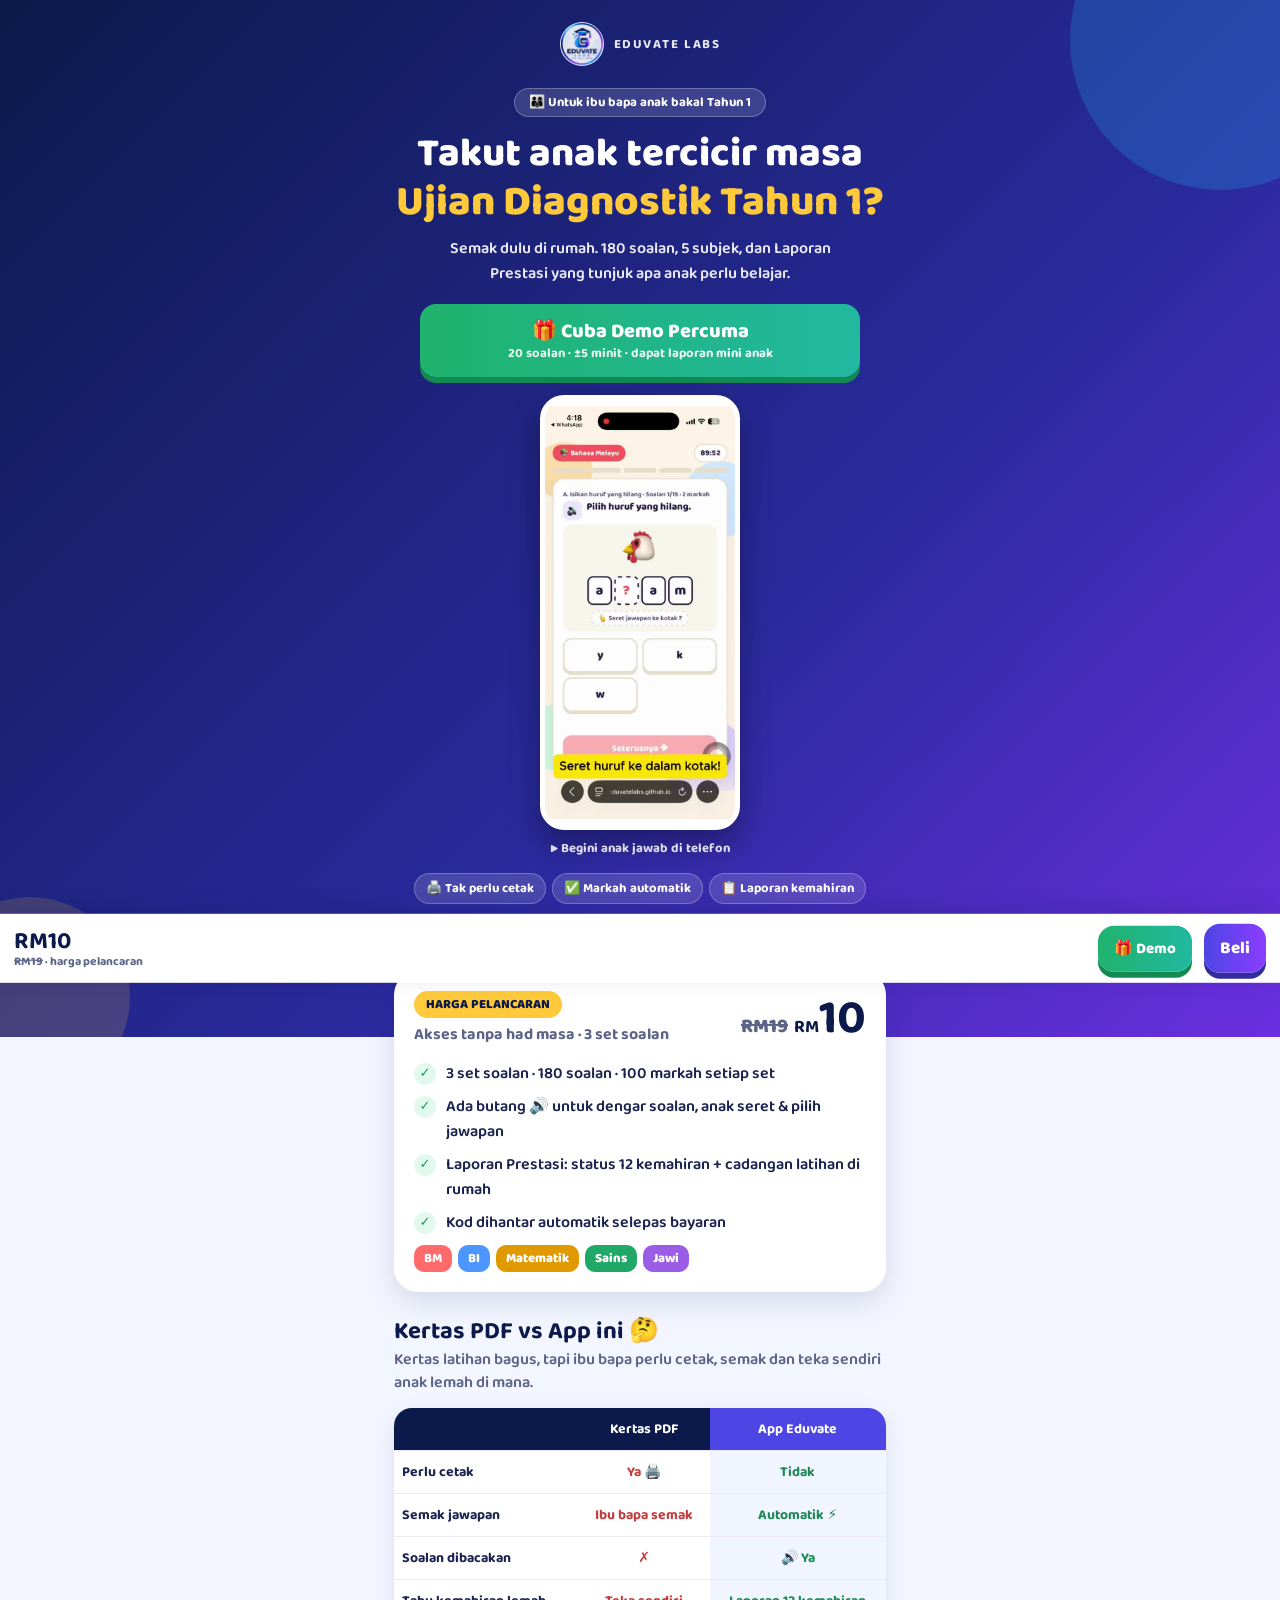
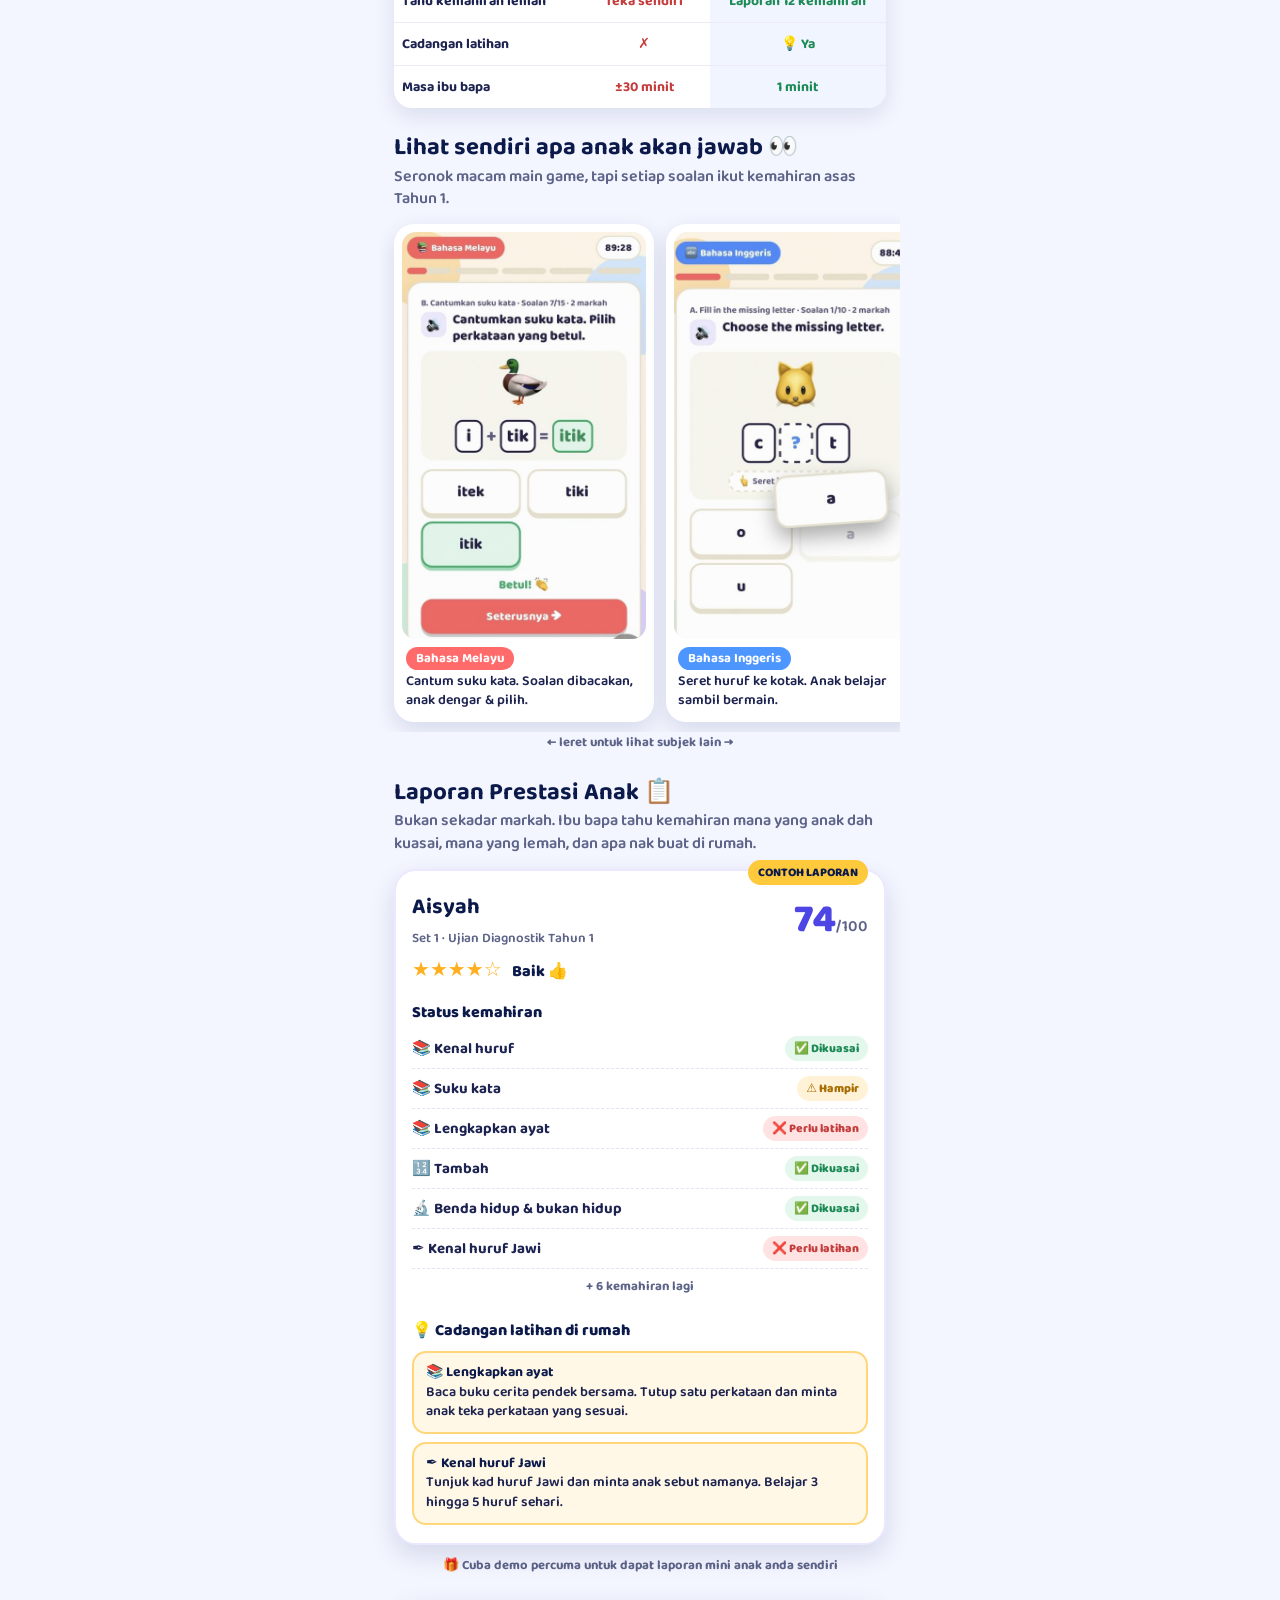
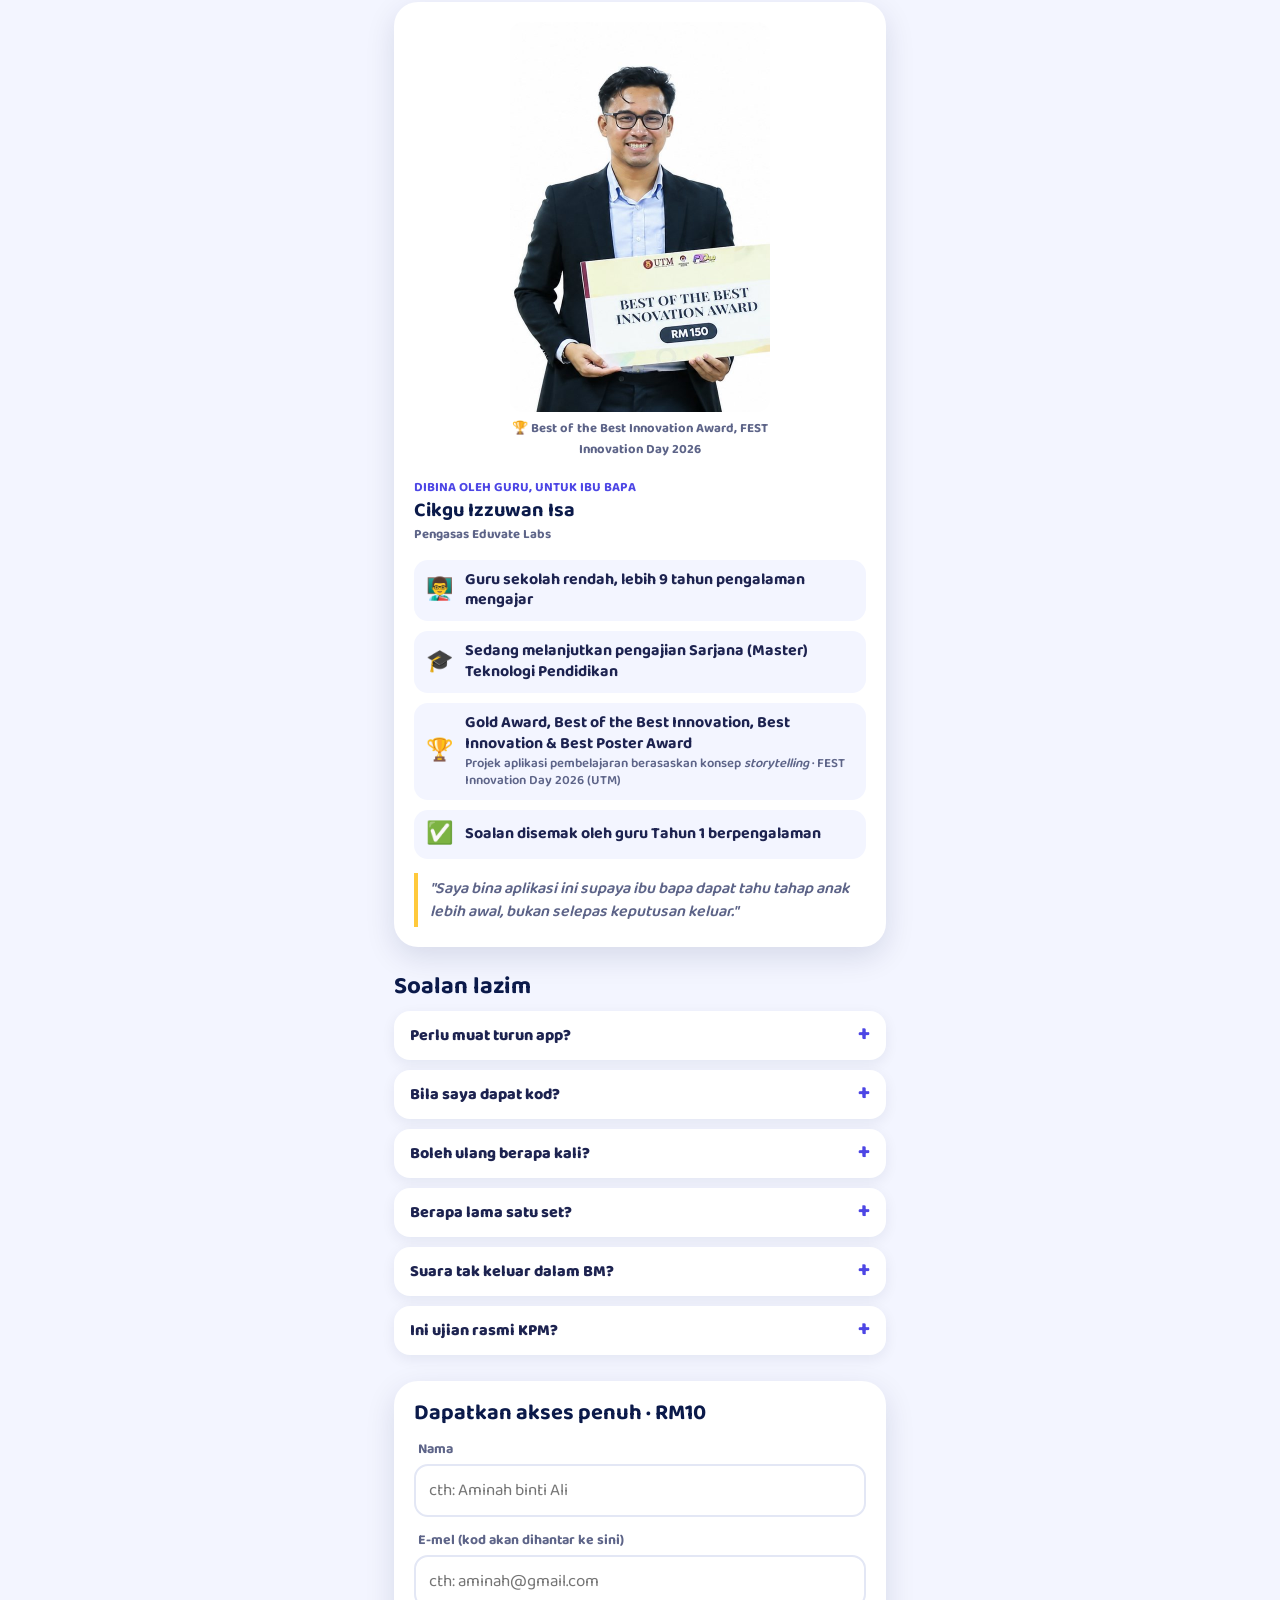
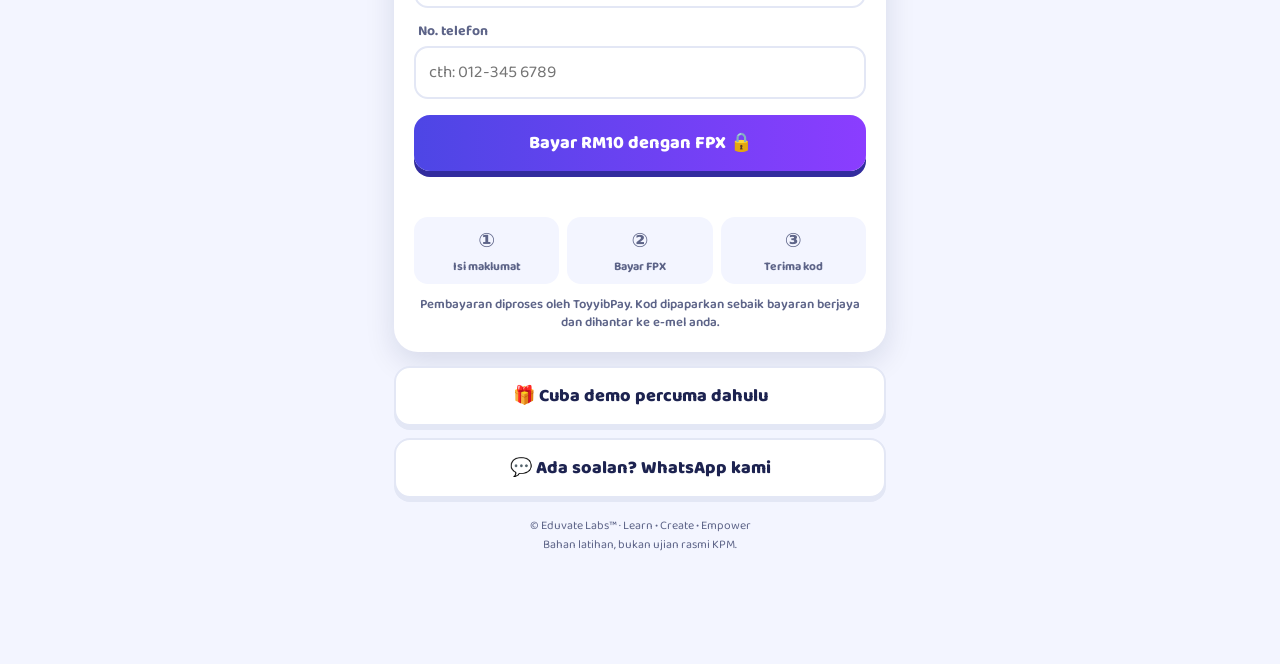
<file: kedai.html>
<!DOCTYPE html>
<html lang="ms">
<head>
<meta charset="UTF-8">
<meta name="viewport" content="width=device-width, initial-scale=1">
<meta name="color-scheme" content="only light">
<title>Kedai Eduvate Labs – Ujian Diagnostik Tahun 1</title>
<meta name="description" content="Kuiz interaktif Ujian Diagnostik Tahun 1: 3 set, 180 soalan. Hanya RM10, akses tanpa had masa.">
<link href="https://fonts.googleapis.com/css2?family=Baloo+2:wght@500;600;700;800&display=swap" rel="stylesheet">
<link rel="stylesheet" href="shared.css">
<meta property="og:title" content="Ujian Diagnostik Tahun 1 – RM10, akses tanpa had masa">
<meta property="og:description" content="180 soalan latihan, 5 subjek, markah terus keluar. Cuba demo percuma.">
<meta property="og:image" content="https://eduvatelabs.github.io/ujian-diagnostik-tahun1/img/poster-risau.jpg">
<style>
.hero{padding-bottom:96px}
.hero .who{display:inline-block;background:rgba(255,255,255,.14);border:1px solid rgba(255,255,255,.25);border-radius:99px;padding:3px 14px;font-weight:700;font-size:13px;margin-top:14px}
.hero h1{font-size:clamp(28px,7.4vw,40px);line-height:1.08}
.hero h1 span{color:var(--gold);font-size:1.05em;margin-top:4px}
.cta2{display:grid;grid-template-columns:1fr 1fr;gap:10px;max-width:440px;margin:18px auto 0}
.cta2 .btn{margin:0;font-size:16px;padding:12px 8px}
.btn.gold{background:var(--gold);color:var(--navy);box-shadow:0 6px 0 #c9921a}
.hero small{display:block;margin-top:10px;font-weight:600;opacity:.8;font-size:13px}
.sec{margin-top:26px}
.sec h2{font-size:24px;line-height:1.15;color:var(--navy)}
.sec .lead{color:var(--muted);font-weight:600;margin-top:4px;line-height:1.4}
.shots{display:flex;gap:12px;overflow-x:auto;scroll-snap-type:x mandatory;padding:14px 4px 10px;margin:0 -14px;padding-left:14px;scrollbar-width:none}
.shots::-webkit-scrollbar{display:none}
.shot{flex:0 0 68%;max-width:260px;scroll-snap-align:center;background:#fff;border-radius:20px;padding:8px;box-shadow:0 8px 22px rgba(11,26,74,.12)}
.shot img{width:100%;display:block;border-radius:14px;aspect-ratio:9/15;object-fit:cover;object-position:top;background:#f7f2ea}
.shot b{display:inline-block;color:#fff;border-radius:99px;padding:1px 10px;font-size:13px;margin:8px 4px 2px}
.shot p{font-size:14px;font-weight:600;color:var(--ink);padding:0 4px 4px;line-height:1.35}
.swipe{text-align:center;font-size:13px;font-weight:700;color:var(--muted)}
.duo{display:grid;grid-template-columns:1fr 1fr;gap:10px;margin-top:14px}
.duo figure{background:#fff;border-radius:18px;padding:8px;box-shadow:0 8px 22px rgba(11,26,74,.1)}
.duo img{width:100%;display:block;border-radius:12px}
.duo figcaption{font-size:13px;font-weight:700;color:var(--muted);text-align:center;margin-top:6px;line-height:1.3}
.about{display:flex;gap:14px;align-items:center}
.about img{width:72px;height:72px;border-radius:50%;flex:none;background:#fff;box-shadow:0 0 0 4px #e9e7ff}
.about h3{font-size:20px;line-height:1.1;color:var(--navy)}
.about span{font-size:13px;font-weight:700;color:var(--blue)}
.cred{list-style:none;display:grid;gap:10px;margin-top:14px}
.cred li{display:flex;gap:12px;align-items:center;background:var(--bg);border-radius:14px;padding:10px 12px;font-weight:700;line-height:1.3}
.cred i{font-style:normal;font-size:22px;flex:none}
.quote{margin-top:14px;border-left:4px solid var(--gold);padding:4px 12px;font-weight:600;color:var(--muted);font-style:italic;line-height:1.45}
details{background:#fff;border-radius:16px;padding:12px 16px;margin-top:10px;box-shadow:0 4px 14px rgba(11,26,74,.07)}
summary{font-weight:800;cursor:pointer;list-style:none;display:flex;justify-content:space-between;gap:10px}
summary::-webkit-details-marker{display:none}
summary::after{content:"+";font-size:22px;line-height:1;color:var(--blue)}
details[open] summary::after{content:"–"}
details p{margin-top:8px;color:var(--muted);font-weight:600;line-height:1.45}
.sticky{position:fixed;left:0;right:0;bottom:0;z-index:20;background:#fff;box-shadow:0 -6px 20px rgba(11,26,74,.15);padding:10px 14px calc(10px + env(safe-area-inset-bottom));display:flex;align-items:center;gap:12px;transition:transform .25s}
.sticky.off{transform:translateY(120%)}
.sticky div{flex:1;line-height:1.1}
.sticky b{font-size:24px;color:var(--navy)}
.sticky small{display:block;font-size:12px;font-weight:700;color:var(--muted)}
.sticky .btn{margin:0;width:auto;padding:11px 22px;font-size:17px}
.rep{position:relative;background:#fff;border-radius:22px;padding:18px 16px;margin-top:14px;box-shadow:0 10px 26px rgba(11,26,74,.13);border:2px solid #ece8ff}
.rep-tag{position:absolute;top:-11px;right:16px;background:var(--gold);color:var(--navy);font-weight:800;font-size:12px;border-radius:99px;padding:3px 10px}
.rep-head{display:flex;justify-content:space-between;align-items:center}.rep-head b{font-size:22px;color:var(--navy);display:block}.rep-head small{color:var(--muted);font-weight:600}
.rep-score{font-size:40px;font-weight:800;color:var(--blue);line-height:1}.rep-score small{font-size:16px;color:var(--muted)}
.rep-lv{color:#ffb020;font-size:20px;margin-top:4px}.rep-lv span{color:var(--navy);font-size:16px;font-weight:800;margin-left:6px}
.rep-h{font-weight:800;color:var(--navy);margin:14px 0 4px;font-size:16px}
.rep .sk{display:flex;justify-content:space-between;align-items:center;gap:8px;padding:7px 0;border-bottom:1px dashed #e6e2f3;font-weight:700;font-size:15px}
.rep .sk i{font-style:normal;font-size:12px;font-weight:800;border-radius:99px;padding:3px 9px;flex:none}
.rep .ok{color:#1d8a55;background:#e3f7ec}.rep .mid{color:#a86d00;background:#fff2d6}.rep .low{color:#c43c3c;background:#ffe3e3}
.rep .sk.more{color:var(--muted);font-size:13px;justify-content:center;border:0}
.rep .tipc{background:#fff8e6;border:2px solid #ffd77a;border-radius:14px;padding:10px 12px;margin-top:8px;font-weight:600;font-size:14px;line-height:1.4}
.rep .tipc b{display:block;color:var(--navy)}
main.wrap{padding-bottom:110px}
.award{margin-top:14px}.award img{width:100%;display:block;border-radius:14px}.award figcaption{font-size:13px;font-weight:700;color:var(--muted);text-align:center;margin-top:6px}
.demo-big{display:block;max-width:440px;margin:18px auto 0;font-size:20px;padding:16px 10px;line-height:1.15}
.demo-big small{display:block;font-size:13px;font-weight:700;opacity:.9;margin-top:4px}
.buy-link{display:inline-block;margin-top:12px;color:#fff;font-weight:800;text-decoration:underline;text-underline-offset:3px}
.perks{display:flex;flex-wrap:wrap;justify-content:center;gap:6px;margin-top:14px}
.perks span{background:rgba(255,255,255,.14);border:1px solid rgba(255,255,255,.25);border-radius:99px;padding:4px 11px;font-size:13px;font-weight:700}
.old{font-size:20px;color:var(--muted);text-decoration:line-through;font-weight:800;margin-right:6px}
.vs{width:100%;border-collapse:separate;border-spacing:0;margin-top:14px;background:#fff;border-radius:18px;overflow:hidden;box-shadow:0 8px 22px rgba(11,26,74,.1);font-size:14px}
.vs th,.vs td{padding:10px 8px;text-align:center;border-bottom:1px solid #eee9f7;font-weight:700}
.vs th{background:var(--navy);color:#fff;font-size:14px}
.vs th.us{background:var(--blue)}
.vs td:first-child{text-align:left;color:var(--ink)}
.vs td.us{background:#f1f5ff}
.vs tr:last-child td{border-bottom:0}
.vs .n{color:#c43c3c}.vs .y{color:#1d8a55}
.sticky .btn{padding:11px 16px}.sticky .btn.green{font-size:15px}
.vid{margin:18px auto 0;width:min(52%,200px)}
.vid video{width:100%;display:block;border-radius:24px;border:5px solid #fff;box-shadow:0 14px 30px rgba(0,0,0,.35);background:#fff;aspect-ratio:540/1172}
.vid figcaption{font-size:13px;font-weight:700;opacity:.85;margin-top:8px}
</style>
</head>
<body>
<header class="hero">
  <div class="brand"><img src="logo.png" alt="Eduvate Labs">EDUVATE LABS</div>
  <div><span class="who">👨‍👩‍👦 Untuk ibu bapa anak bakal Tahun 1</span></div>
  <h1>Takut anak tercicir masa <span>Ujian Diagnostik <nobr>Tahun 1?</nobr></span></h1>
  <p>Semak dulu di rumah. 180 soalan, 5 subjek, dan Laporan Prestasi yang tunjuk apa anak perlu belajar.</p>
  <a class="btn green demo-big" href="./?demo=1" data-ev="klik_demo">🎁 Cuba Demo Percuma<small>20 soalan · ±5 minit · dapat laporan mini anak</small></a>
  <figure class="vid"><video src="img/demo.mp4" poster="img/demo-poster.jpg" autoplay muted loop playsinline preload="metadata"></video><figcaption>▶ Begini anak jawab di telefon</figcaption></figure>
  <div class="perks"><span>🖨️ Tak perlu cetak</span><span>✅ Markah automatik</span><span>📋 Laporan kemahiran</span></div>
  <a class="buy-link" href="#buyCard" data-ev="klik_beli">Terus beli · RM10 →</a>
</header>
<main class="wrap">
  <section class="card">
    <div class="price">
      <div><span class="tag">HARGA PELANCARAN</span><div style="font-weight:700;color:var(--muted);margin-top:6px">Akses tanpa had masa · 3 set soalan</div></div>
      <b><span class="old">RM19</span><small>RM</small>10</b>
    </div>
    <ul class="feat">
      <li>3 set soalan · 180 soalan · 100 markah setiap set</li>
      <li>Ada butang 🔊 untuk dengar soalan, anak seret &amp; pilih jawapan</li>
      <li>Laporan Prestasi: status 12 kemahiran + cadangan latihan di rumah</li>
      <li>Kod dihantar automatik selepas bayaran</li>
    </ul>
    <div class="chips">
      <span style="background:#ff6b6b">BM</span><span style="background:#4d96ff">BI</span><span style="background:#e09a00">Matematik</span><span style="background:#1fa868">Sains</span><span style="background:#9b5de5">Jawi</span>
    </div>
  </section>

  <section class="sec">
    <h2>Kertas PDF vs App ini 🤔</h2>
    <p class="lead">Kertas latihan bagus, tapi ibu bapa perlu cetak, semak dan teka sendiri anak lemah di mana.</p>
    <table class="vs">
      <tr><th></th><th>Kertas PDF</th><th class="us">App Eduvate</th></tr>
      <tr><td>Perlu cetak</td><td class="n">Ya 🖨️</td><td class="us y">Tidak</td></tr>
      <tr><td>Semak jawapan</td><td class="n">Ibu bapa semak</td><td class="us y">Automatik ⚡</td></tr>
      <tr><td>Soalan dibacakan</td><td class="n">✗</td><td class="us y">🔊 Ya</td></tr>
      <tr><td>Tahu kemahiran lemah</td><td class="n">Teka sendiri</td><td class="us y">Laporan 12 kemahiran</td></tr>
      <tr><td>Cadangan latihan</td><td class="n">✗</td><td class="us y">💡 Ya</td></tr>
      <tr><td>Masa ibu bapa</td><td class="n">±30 minit</td><td class="us y">1 minit</td></tr>
    </table>
  </section>

  <section class="sec">
    <h2>Lihat sendiri apa anak akan jawab 👀</h2>
    <p class="lead">Seronok macam main game, tapi setiap soalan ikut kemahiran asas Tahun 1.</p>
    <div class="shots">
      <figure class="shot"><img src="img/ss-bm.jpg" alt="Soalan Bahasa Melayu: cantum suku kata" loading="lazy"><b style="background:#ff6b6b">Bahasa Melayu</b><p>Cantum suku kata. Soalan dibacakan, anak dengar &amp; pilih.</p></figure>
      <figure class="shot"><img src="img/ss-bi.jpg" alt="Soalan Bahasa Inggeris: seret huruf" loading="lazy"><b style="background:#4d96ff">Bahasa Inggeris</b><p>Seret huruf ke kotak. Anak belajar sambil bermain.</p></figure>
      <figure class="shot"><img src="img/ss-mt.jpg" alt="Soalan Matematik: nombor yang hilang" loading="lazy"><b style="background:#e09a00">Matematik</b><p>Kenal nombor, kiraan &amp; susunan nombor.</p></figure>
      <figure class="shot"><img src="img/ss-sn.jpg" alt="Soalan Sains: fungsi anggota badan" loading="lazy"><b style="background:#1fa868">Sains</b><p>Kenal anggota badan &amp; fungsinya.</p></figure>
      <figure class="shot"><img src="img/ss-jw.jpg" alt="Soalan Jawi: huruf yang hilang" loading="lazy"><b style="background:#9b5de5">Jawi</b><p>Kenal huruf Jawi, baca dari kanan ke kiri.</p></figure>
    </div>
    <p class="swipe">← leret untuk lihat subjek lain →</p>
  </section>

  <section class="sec">
    <h2>Laporan Prestasi Anak 📋</h2>
    <p class="lead">Bukan sekadar markah. Ibu bapa tahu kemahiran mana yang anak dah kuasai, mana yang lemah, dan apa nak buat di rumah.</p>
    <div class="rep">
      <div class="rep-tag">CONTOH LAPORAN</div>
      <div class="rep-head"><div><b>Aisyah</b><small>Set 1 · Ujian Diagnostik Tahun 1</small></div><div class="rep-score">74<small>/100</small></div></div>
      <div class="rep-lv">★★★★☆ <span>Baik 👍</span></div>
      <div class="rep-h">Status kemahiran</div>
      <div class="sk"><span>📚 Kenal huruf</span><i class="ok">✅ Dikuasai</i></div>
      <div class="sk"><span>📚 Suku kata</span><i class="mid">⚠️ Hampir</i></div>
      <div class="sk"><span>📚 Lengkapkan ayat</span><i class="low">❌ Perlu latihan</i></div>
      <div class="sk"><span>🔢 Tambah</span><i class="ok">✅ Dikuasai</i></div>
      <div class="sk"><span>🔬 Benda hidup &amp; bukan hidup</span><i class="ok">✅ Dikuasai</i></div>
      <div class="sk"><span>✒️ Kenal huruf Jawi</span><i class="low">❌ Perlu latihan</i></div>
      <div class="sk more">+ 6 kemahiran lagi</div>
      <div class="rep-h">💡 Cadangan latihan di rumah</div>
      <div class="tipc"><b>📚 Lengkapkan ayat</b>Baca buku cerita pendek bersama. Tutup satu perkataan dan minta anak teka perkataan yang sesuai.</div>
      <div class="tipc"><b>✒️ Kenal huruf Jawi</b>Tunjuk kad huruf Jawi dan minta anak sebut namanya. Belajar 3 hingga 5 huruf sehari.</div>
    </div>
    <p class="swipe" style="margin-top:10px">🎁 Cuba demo percuma untuk dapat laporan mini anak anda sendiri</p>
  </section>

  <section class="card sec">
    <figure class="award" style="margin:0 auto 14px;max-width:260px"><img src="img/cikgu-anugerah.jpg" alt="Cikgu Izzuwan Isa menerima Best of the Best Innovation Award"><figcaption>🏆 Best of the Best Innovation Award, FEST Innovation Day 2026</figcaption></figure>
    <div class="about">
      <div><span>DIBINA OLEH GURU, UNTUK IBU BAPA</span><h3>Cikgu Izzuwan Isa</h3><span style="color:var(--muted)">Pengasas Eduvate Labs</span></div>
    </div>
    <ul class="cred">
      <li><i>👨‍🏫</i>Guru sekolah rendah, lebih 9 tahun pengalaman mengajar</li>
      <li><i>🎓</i>Sedang melanjutkan pengajian Sarjana (Master) Teknologi Pendidikan</li>
      <li><i>🏆</i><span>Gold Award, Best of the Best Innovation, Best Innovation &amp; Best Poster Award<small style="display:block;font-weight:600;color:var(--muted);font-size:13px;margin-top:2px">Projek aplikasi pembelajaran berasaskan konsep <em>storytelling</em> · FEST Innovation Day 2026 (UTM)</small></span></li>
      <li><i>✅</i>Soalan disemak oleh guru Tahun 1 berpengalaman</li>
    </ul>
    <p class="quote">"Saya bina aplikasi ini supaya ibu bapa dapat tahu tahap anak lebih awal, bukan selepas keputusan keluar."</p>
  </section>

  <section class="sec">
    <h2>Soalan lazim</h2>
    <details><summary>Perlu muat turun app?</summary><p>Tidak perlu. Buka terus di browser telefon, tablet atau komputer.</p></details>
    <details><summary>Bila saya dapat kod?</summary><p>Serta-merta selepas bayaran FPX berjaya. Kod dipaparkan di skrin dan dihantar ke e-mel anda.</p></details>
    <details><summary>Boleh ulang berapa kali?</summary><p>Akses tanpa had masa. Anak boleh ulang ketiga-tiga set bila-bila masa.</p></details>
    <details><summary>Berapa lama satu set?</summary><p>Setiap set ada pemasa 1 jam 30 minit dengan jumlah 100 markah.</p></details>
    <details><summary>Suara tak keluar dalam BM?</summary><p>Android: kemas kini app Google Text-to-Speech (Speech Services by Google) di Play Store. iPhone: semak Tetapan › Kebolehcapaian › Kandungan Dituturkan. Masih tak boleh? WhatsApp kami, kami bantu.</p></details>
    <details><summary>Ini ujian rasmi KPM?</summary><p>Bukan. Ini bahan latihan untuk persediaan anak di rumah.</p></details>
  </section>

  <section class="card sec" id="buyCard">
    <h2 style="font-size:22px">Dapatkan akses penuh · RM10</h2>
    <form id="f" novalidate>
      <label for="name">Nama</label>
      <input id="name" autocomplete="name" placeholder="cth: Aminah binti Ali" maxlength="60" required>
      <label for="email">E-mel (kod akan dihantar ke sini)</label>
      <input id="email" type="email" autocomplete="email" inputmode="email" placeholder="cth: aminah@gmail.com" required>
      <label for="phone">No. telefon</label>
      <input id="phone" type="tel" autocomplete="tel" inputmode="tel" placeholder="cth: 012-345 6789" required>
      <button class="btn" id="pay" type="submit">Bayar RM10 dengan FPX 🔒</button>
      <div class="err" id="err" role="alert"></div>
    </form>
    <div class="steps"><div><b>①</b>Isi maklumat</div><div><b>②</b>Bayar FPX</div><div><b>③</b>Terima kod</div></div>
    <p class="note">Pembayaran diproses oleh ToyyibPay. Kod dipaparkan sebaik bayaran berjaya dan dihantar ke e-mel anda.</p>
  </section>

  <section class="card hidden" style="margin-top:14px" id="waCard">
    <h2 style="font-size:22px">Tempah melalui WhatsApp</h2>
    <p class="note" style="text-align:left">Pembayaran dalam talian akan dibuka tidak lama lagi. Buat masa ini, tempah kod terus melalui WhatsApp.</p>
    <a class="btn green" id="waBtn" href="#" target="_blank" rel="noopener">💬 Tempah via WhatsApp</a>
    <p class="note">WhatsApp: 011-1321 6254</p>
  </section>

  <a class="btn ghost" href="./?demo=1" data-ev="klik_demo" style="margin-top:14px">🎁 Cuba demo percuma dahulu</a>
  <a class="btn ghost" id="askWa" data-ev="klik_wa" href="#" target="_blank" rel="noopener" style="margin-top:12px">💬 Ada soalan? WhatsApp kami</a>
  <p class="foot">© Eduvate Labs™ · Learn • Create • Empower<br>Bahan latihan, bukan ujian rasmi KPM.</p>
</main>
<div class="sticky" id="sticky"><div><b>RM10</b><small><s>RM19</s> · harga pelancaran</small></div><a class="btn green" href="./?demo=1" data-ev="klik_demo">🎁 Demo</a><a class="btn" href="#buyCard" data-ev="klik_beli">Beli</a></div>
<script src="config.js?v=20261108b"></script>
<script>
const $=id=>document.getElementById(id);
const API=(window.EDU_API||'').trim();
function track(ev,v){ try{ if(!API) return; let sid=sessionStorage.getItem('edu_sid'); if(!sid){sid=Math.random().toString(36).slice(2,10); sessionStorage.setItem('edu_sid',sid);}
  fetch(API+'?action=track&ev='+ev+'&v='+encodeURIComponent(v||'')+'&pg=kedai&s='+sid+'&ref='+encodeURIComponent((document.referrer||'').slice(0,80)),{mode:'no-cors',keepalive:true}).catch(()=>{}); }catch(e){} }
track('kedai_buka', new URLSearchParams(location.search).get('utm_source')||'');
document.addEventListener('click',e=>{ const a=e.target.closest('[data-ev]'); if(a) track(a.dataset.ev); });
const msg=encodeURIComponent('Salam, saya nak beli kod akses Ujian Diagnostik Tahun 1 (RM10)');
$('waBtn').href='https://wa.me/'+(window.EDU_WA||'')+'?text='+msg;
if(!API){ $('buyCard').classList.add('hidden'); $('waCard').classList.remove('hidden'); }

$('f').addEventListener('submit',async e=>{
  e.preventDefault();
  const name=$('name').value.trim(), email=$('email').value.trim(), phone=$('phone').value.trim();
  const err=$('err'); err.textContent='';
  if(name.length<2){err.textContent='Sila isi nama.';$('name').focus();return;}
  if(!/^[A-Za-z0-9._%+-]+@[A-Za-z0-9-]+(\.[A-Za-z0-9-]+)*\.[A-Za-z]{2,}$/.test(email)){err.textContent='E-mel tidak betul. Semak semula (cth: nama@gmail.com) – tiada koma atau ruang.';$('email').focus();return;}
  if(phone.replace(/\D/g,'').length<9){err.textContent='Sila semak no. telefon.';$('phone').focus();return;}
  track('klik_bayar');
  const b=$('pay'); b.disabled=true; b.textContent='Menyediakan bayaran…';
  try{
    const q=new URLSearchParams({action:'create',name,email,phone});
    const r=await fetch(API+'?'+q.toString());
    const d=await r.json();
    if(d.url){ location.href=d.url; return; }
    if(d.error&&/mencipta bil/.test(d.error)) throw new Error('Bayaran tidak dapat disediakan. Sila semak e-mel & no. telefon, kemudian cuba lagi.');
    throw new Error(d.error||'Ralat tidak diketahui');
  }catch(x){
    err.textContent=(x&&x.message)||'Tidak dapat menyambung. Cuba lagi.';
    b.disabled=false; b.textContent='Bayar RM10 dengan FPX 🔒';
  }
});
</script>
<script>
(function(){
  var wa=document.getElementById('askWa');
  wa.href='https://wa.me/'+(window.EDU_WA||'')+'?text='+encodeURIComponent('Salam Cikgu, saya ada soalan tentang Ujian Diagnostik Tahun 1');
  var st=document.getElementById('sticky');
  var tgt=document.getElementById(document.getElementById('buyCard').classList.contains('hidden')?'waCard':'buyCard');
  var hero=document.querySelector('.hero');
  var vis={buy:false,hero:true};
  function upd(){ st.classList.toggle('off', vis.buy||vis.hero); }
  if('IntersectionObserver' in window){
    new IntersectionObserver(function(e){vis.buy=e[0].isIntersecting;upd();}).observe(tgt);
    new IntersectionObserver(function(e){vis.hero=e[0].isIntersecting;upd();}).observe(hero);
  }
  st.querySelector('a').href='#'+tgt.id;
  document.querySelectorAll('a[href="#buyCard"]').forEach(function(a){a.href='#'+tgt.id;});
  upd();
})();
</script>
</body>
</html>
</file>
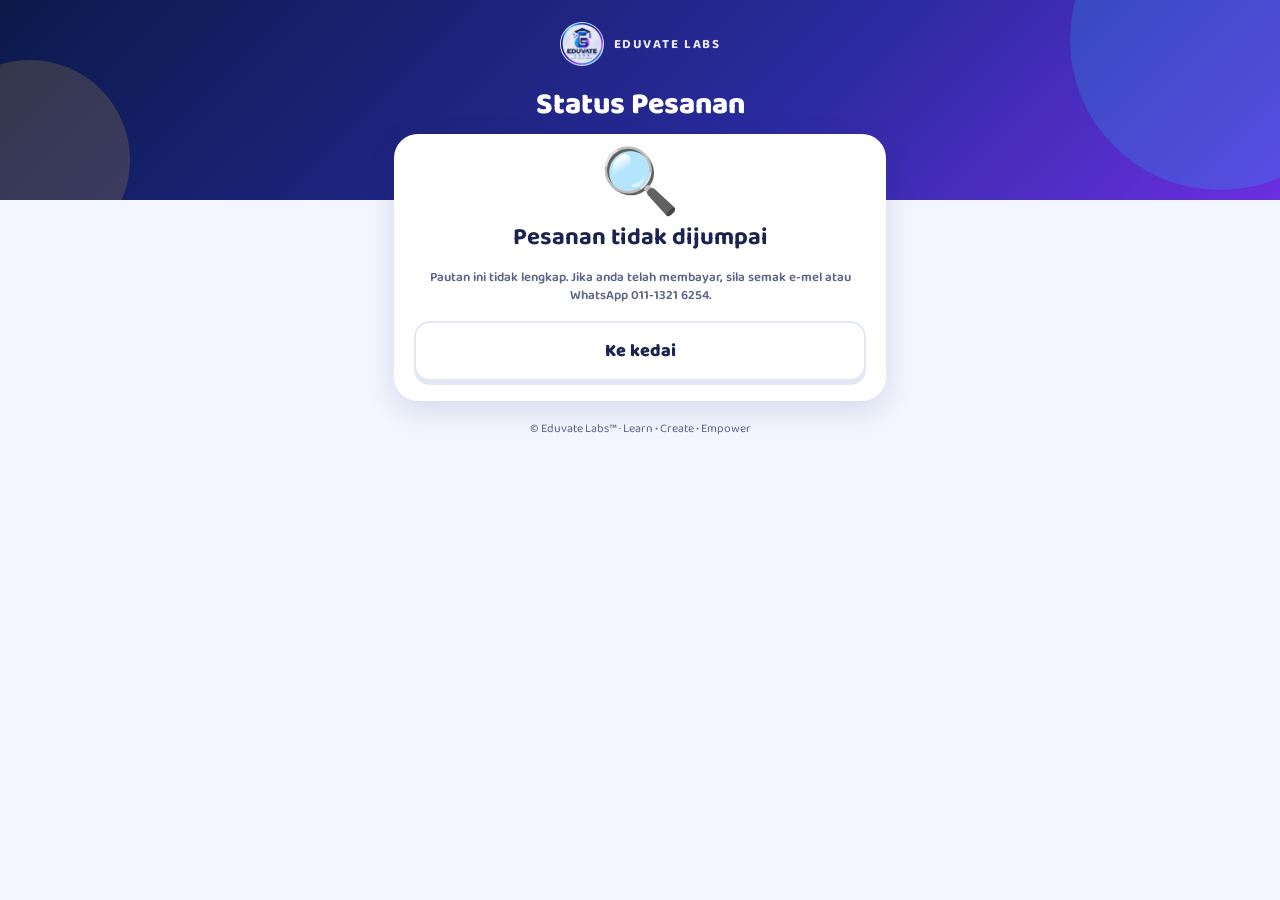
<file: pesanan.html>
<!DOCTYPE html>
<html lang="ms">
<head>
<meta charset="UTF-8">
<meta name="viewport" content="width=device-width, initial-scale=1">
<meta name="color-scheme" content="only light">
<meta name="robots" content="noindex">
<title>Status Pesanan – Eduvate Labs</title>
<link href="https://fonts.googleapis.com/css2?family=Baloo+2:wght@500;600;700;800&display=swap" rel="stylesheet">
<link rel="stylesheet" href="shared.css">
</head>
<body>
<header class="hero" style="padding-bottom:80px">
  <div class="brand"><img src="logo.png" alt="Eduvate Labs">EDUVATE LABS</div>
  <h1 style="font-size:30px">Status Pesanan</h1>
</header>
<main class="wrap">
  <section class="card center" id="checking">
    <div class="spinner" aria-hidden="true"></div>
    <h2>Menyemak pembayaran…</h2>
    <p class="note">Jangan tutup halaman ini. Biasanya beberapa saat sahaja.</p>
  </section>

  <section class="card center hidden" id="paid">
    <div class="big">🎉</div>
    <h2 style="font-size:26px">Pembayaran berjaya!</h2>
    <p class="note" id="hello">Terima kasih. Ini kod akses anda:</p>
    <div class="code" id="code"></div>
    <button class="btn ghost" id="copy" type="button">📋 Salin kod</button>
    <a class="btn green" id="open" href="./">Buka Aplikasi Sekarang ➜</a>
    <p class="note">Kod juga telah dihantar ke e-mel anda (semak folder Spam/Promosi). Akses <b>tanpa had masa</b>. Simpan kod ini.</p>
  </section>

  <section class="card center hidden" id="nocode">
    <div class="big">🙏</div>
    <h2>Pembayaran diterima</h2>
    <p class="note">Kod anda sedang disediakan dan akan dihantar ke e-mel dalam masa terdekat. Penjual telah dimaklumkan. Pertanyaan: WhatsApp 011-1321 6254.</p>
  </section>

  <section class="card center hidden" id="pending">
    <div class="big">⏳</div>
    <h2>Pembayaran sedang diproses</h2>
    <p class="note">Bank anda belum mengesahkan bayaran. Kod akan dihantar ke e-mel secara automatik sebaik bayaran disahkan. Anda juga boleh semak semula halaman ini.</p>
    <button class="btn ghost" id="retry" type="button">🔄 Semak semula</button>
  </section>

  <section class="card center hidden" id="failed">
    <div class="big">❌</div>
    <h2>Pembayaran tidak berjaya</h2>
    <p class="note">Tiada wang ditolak untuk transaksi yang gagal. Sila cuba sekali lagi.</p>
    <a class="btn" href="kedai.html">Cuba bayar semula</a>
  </section>

  <section class="card center hidden" id="notfound">
    <div class="big">🔍</div>
    <h2>Pesanan tidak dijumpai</h2>
    <p class="note">Pautan ini tidak lengkap. Jika anda telah membayar, sila semak e-mel atau WhatsApp 011-1321 6254.</p>
    <a class="btn ghost" href="kedai.html">Ke kedai</a>
  </section>

  <p class="foot">© Eduvate Labs™ · Learn • Create • Empower</p>
</main>
<script src="config.js?v=20261108b"></script>
<script>
const $=id=>document.getElementById(id);
const API=(window.EDU_API||'').trim();
const bill=new URLSearchParams(location.search).get('billcode')||'';
const views=['checking','paid','nocode','pending','failed','notfound'];
function show(v){views.forEach(x=>$(x).classList.toggle('hidden',x!==v));}
let tries=0;
async function check(){
  if(!API||!bill){show('notfound');return;}
  show('checking');
  try{
    const r=await fetch(API+'?action=status&billcode='+encodeURIComponent(bill));
    const d=await r.json();
    if(d.status==='paid'){
      if(!d.code){show('nocode');return;}
      $('code').textContent=d.code;
      if(d.name) $('hello').textContent='Terima kasih, '+d.name+'. Ini kod akses anda:';
      $('open').href='./?kod='+encodeURIComponent(d.code);
      show('paid'); return;
    }
    if(d.status==='failed'){show('failed');return;}
    if(d.status==='notfound'){show('notfound');return;}
  }catch(e){}
  if(++tries<12){ setTimeout(check,4000); } else { show('pending'); }
}
$('retry').onclick=()=>{tries=0;check();};
$('copy').onclick=async()=>{
  try{await navigator.clipboard.writeText($('code').textContent);$('copy').textContent='✓ Disalin';}
  catch(e){$('copy').textContent='Tekan lama pada kod untuk salin';}
};
check();
</script>
</body>
</html>
</file>
<file: shared.css>
:root{--navy:#0b1a4a;--blue:#4d46e5;--cyan:#22b8f0;--ink:#1d2350;--muted:#5d6488;--bg:#f3f5ff;--line:#e3e7f5;--ok:#1a9a5f;--okbg:#e3f9ee;--bad:#d93d42;--gold:#ffc93c;color-scheme:only light}
*{box-sizing:border-box;margin:0;padding:0;-webkit-tap-highlight-color:transparent}
body{font-family:'Baloo 2',system-ui,sans-serif;background:var(--bg);color:var(--ink);min-height:100vh}
a{color:var(--blue)}
.hero{background:linear-gradient(135deg,#0b1a4a 0%,#2a2a9e 60%,#6b2fe0 100%);color:#fff;padding:22px 18px 90px;position:relative;overflow:hidden;text-align:center}
.hero::before{content:"";position:absolute;width:300px;height:300px;border-radius:50%;background:rgba(34,184,240,.22);right:-90px;top:-110px}
.hero::after{content:"";position:absolute;width:200px;height:200px;border-radius:50%;background:rgba(255,201,60,.16);left:-70px;bottom:-60px}
.hero>*{position:relative;z-index:1}
.brand{display:inline-flex;align-items:center;gap:10px;font-weight:700;letter-spacing:.12em;font-size:13px;opacity:.9}
.brand img{width:44px;height:44px;border-radius:50%;background:#fff}
.hero h1{font-size:clamp(30px,8vw,44px);line-height:1;margin-top:16px;font-weight:800}
.hero h1 span{display:block;color:var(--cyan);font-size:1.25em}
.hero p{max-width:440px;margin:10px auto 0;font-weight:600;opacity:.9}
.wrap{max-width:520px;margin:-66px auto 0;padding:0 14px 50px;position:relative;z-index:2}
.card{background:#fff;border-radius:24px;padding:20px;box-shadow:0 10px 30px rgba(11,26,74,.12)}
.price{display:flex;align-items:center;justify-content:space-between;gap:10px}
.price .tag{background:var(--gold);color:var(--navy);font-weight:800;border-radius:99px;padding:3px 12px;font-size:13px}
.price b{font-size:48px;line-height:1;color:var(--navy)}
.price small{font-size:18px}
.feat{list-style:none;margin:14px 0 4px;display:grid;gap:8px}
.feat li{display:flex;gap:10px;align-items:flex-start;font-weight:600}
.feat li::before{content:"✓";flex:none;width:22px;height:22px;border-radius:50%;background:var(--okbg);color:var(--ok);font-weight:800;display:flex;align-items:center;justify-content:center;font-size:13px;margin-top:2px}
.chips{display:flex;gap:6px;flex-wrap:wrap;margin-top:10px}
.chips span{font-weight:800;font-size:13px;border-radius:10px;padding:3px 10px;color:#fff}
label{display:block;font-weight:700;font-size:14px;color:var(--muted);margin:12px 0 4px 4px}
input{width:100%;font:inherit;font-size:17px;padding:11px 13px;border:2px solid var(--line);border-radius:14px;outline:none;color:var(--ink);background:#fff}
input:focus{border-color:var(--blue)}
.btn{display:flex;width:100%;align-items:center;justify-content:center;gap:8px;border:none;border-radius:16px;padding:14px;font:inherit;font-weight:800;font-size:18px;color:#fff;background:linear-gradient(90deg,#4d46e5,#8b3dff);box-shadow:0 6px 0 #322c9e;cursor:pointer;text-decoration:none;margin-top:16px}
.btn:active{transform:translateY(3px);box-shadow:0 3px 0 #322c9e}
.btn:disabled{opacity:.6;cursor:default}
.btn.green{background:linear-gradient(90deg,#1fb36d,#22b8a0);box-shadow:0 6px 0 #138a52}
.btn.ghost{background:#fff;color:var(--ink);border:2px solid var(--line);box-shadow:0 4px 0 var(--line)}
.err{color:var(--bad);font-weight:700;text-align:center;margin-top:10px;min-height:22px}
.note{font-size:13px;color:var(--muted);font-weight:600;text-align:center;margin-top:12px;line-height:1.4}
.steps{display:grid;grid-template-columns:repeat(3,minmax(0,1fr));gap:8px;margin-top:14px;text-align:center}
.steps div{background:var(--bg);border-radius:14px;padding:8px 4px;font-size:12px;font-weight:700;color:var(--muted)}
.steps b{display:block;font-size:20px}
.foot{text-align:center;font-size:12px;color:var(--muted);margin-top:18px}
.spinner{width:56px;height:56px;border-radius:50%;border:6px solid var(--line);border-top-color:var(--blue);animation:spin 1s linear infinite;margin:10px auto}
@keyframes spin{to{transform:rotate(360deg)}}
.code{font-size:28px;font-weight:800;letter-spacing:.06em;background:var(--bg);border:2px dashed #c7cdf0;border-radius:16px;padding:14px;text-align:center;margin:12px 0}
.center{text-align:center}
.big{font-size:64px;line-height:1}
.hidden{display:none!important}
</file>
